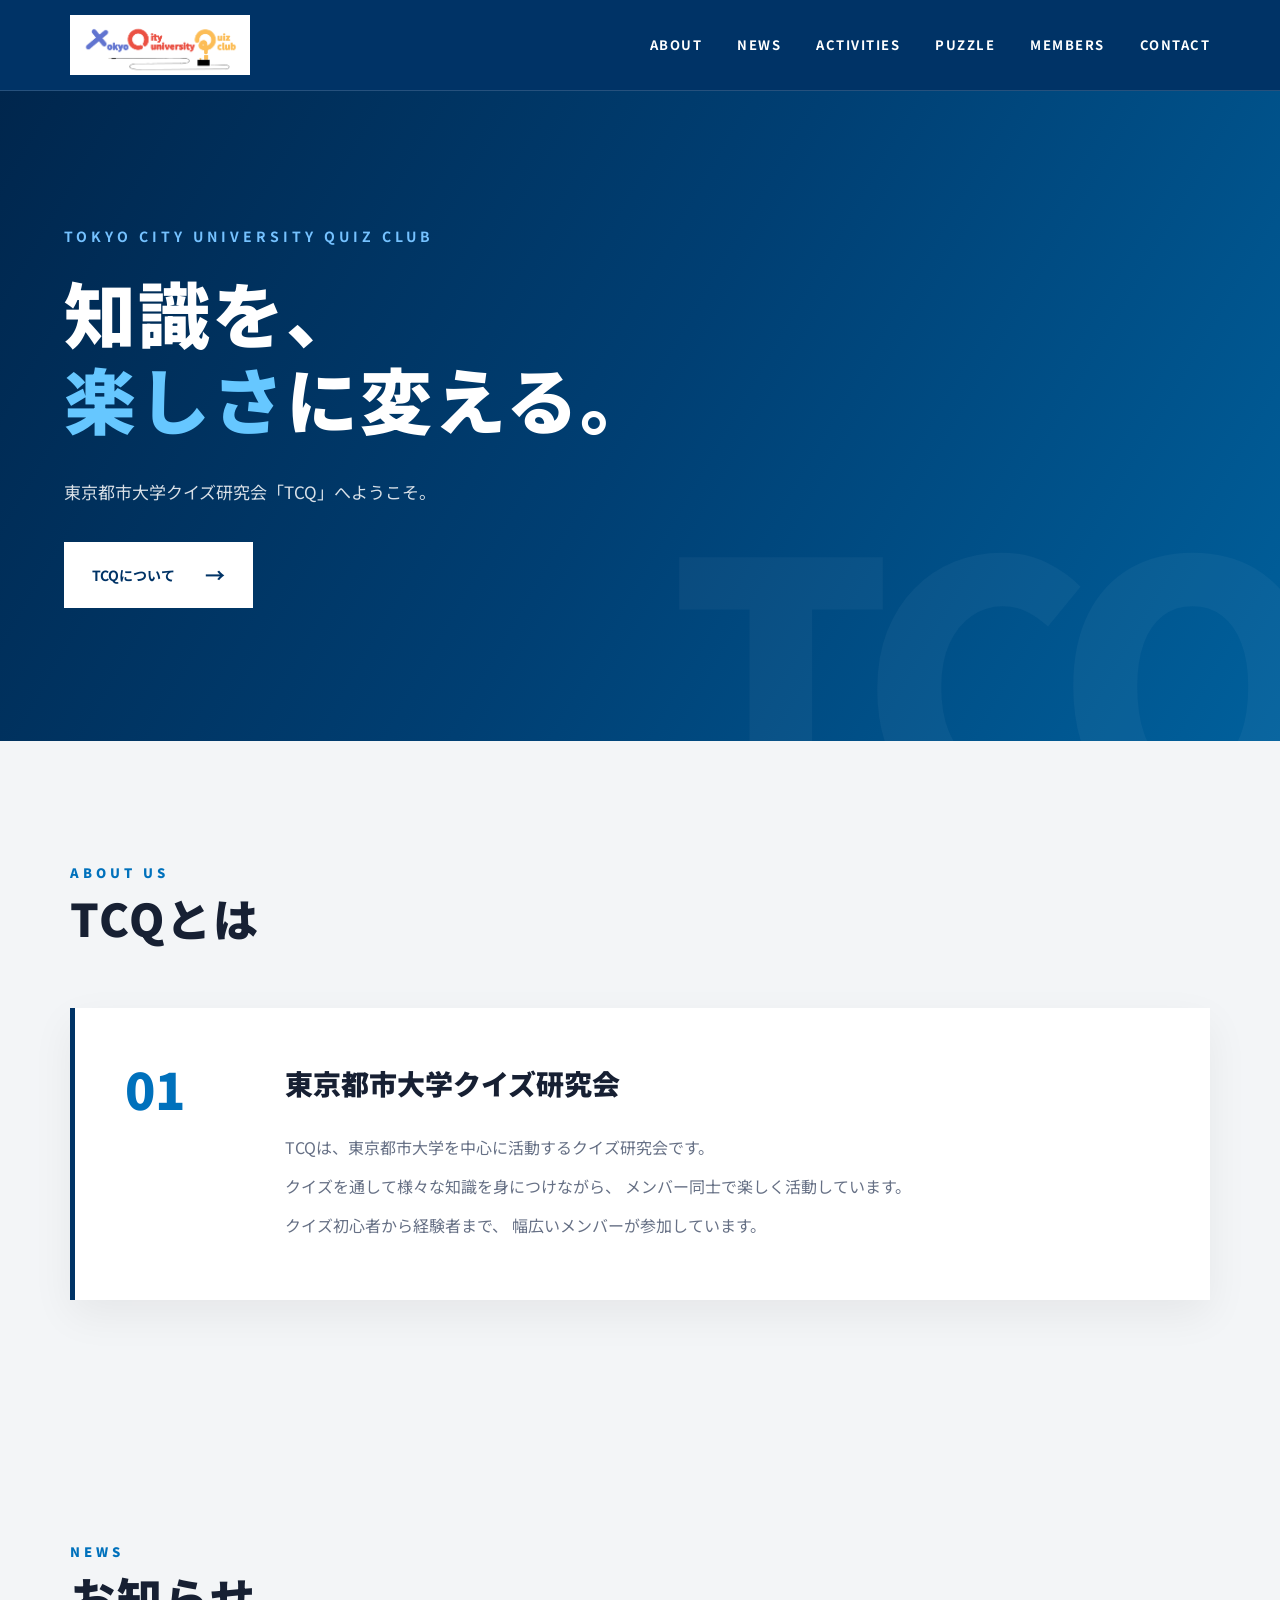
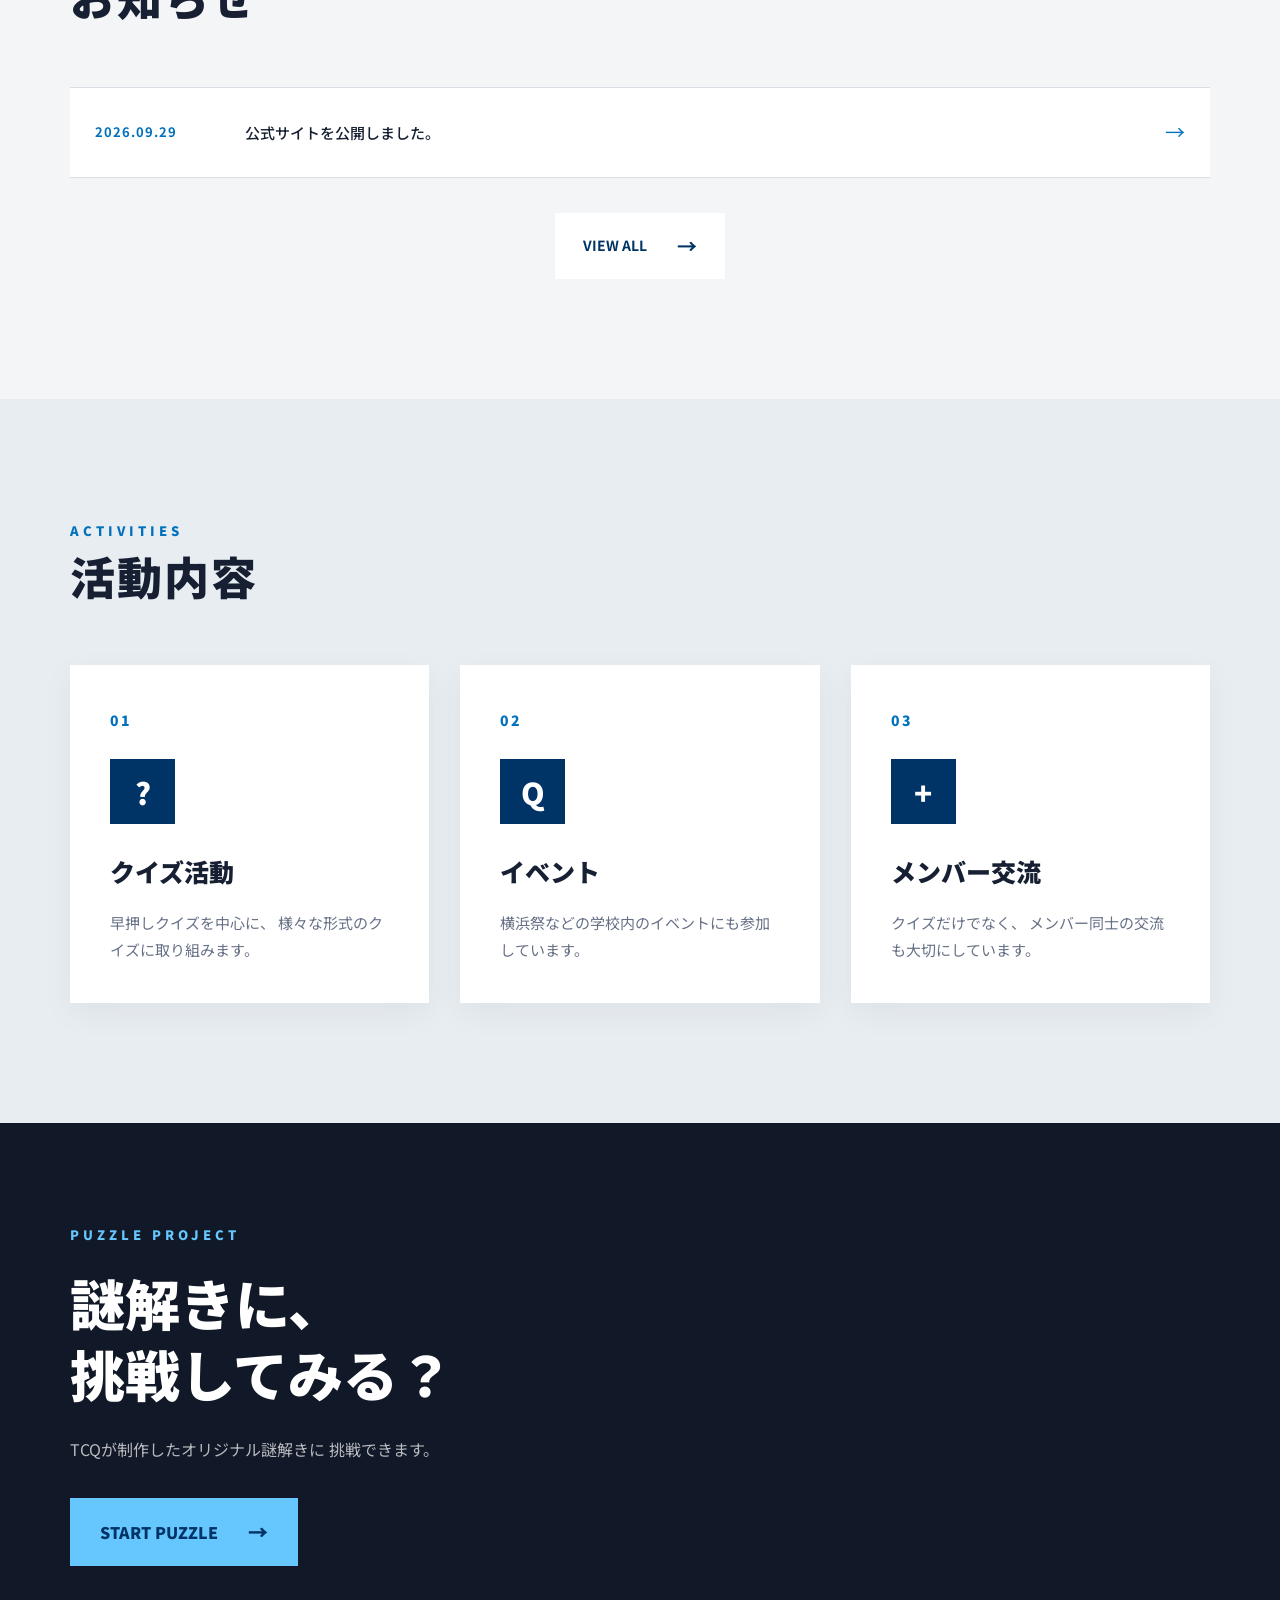
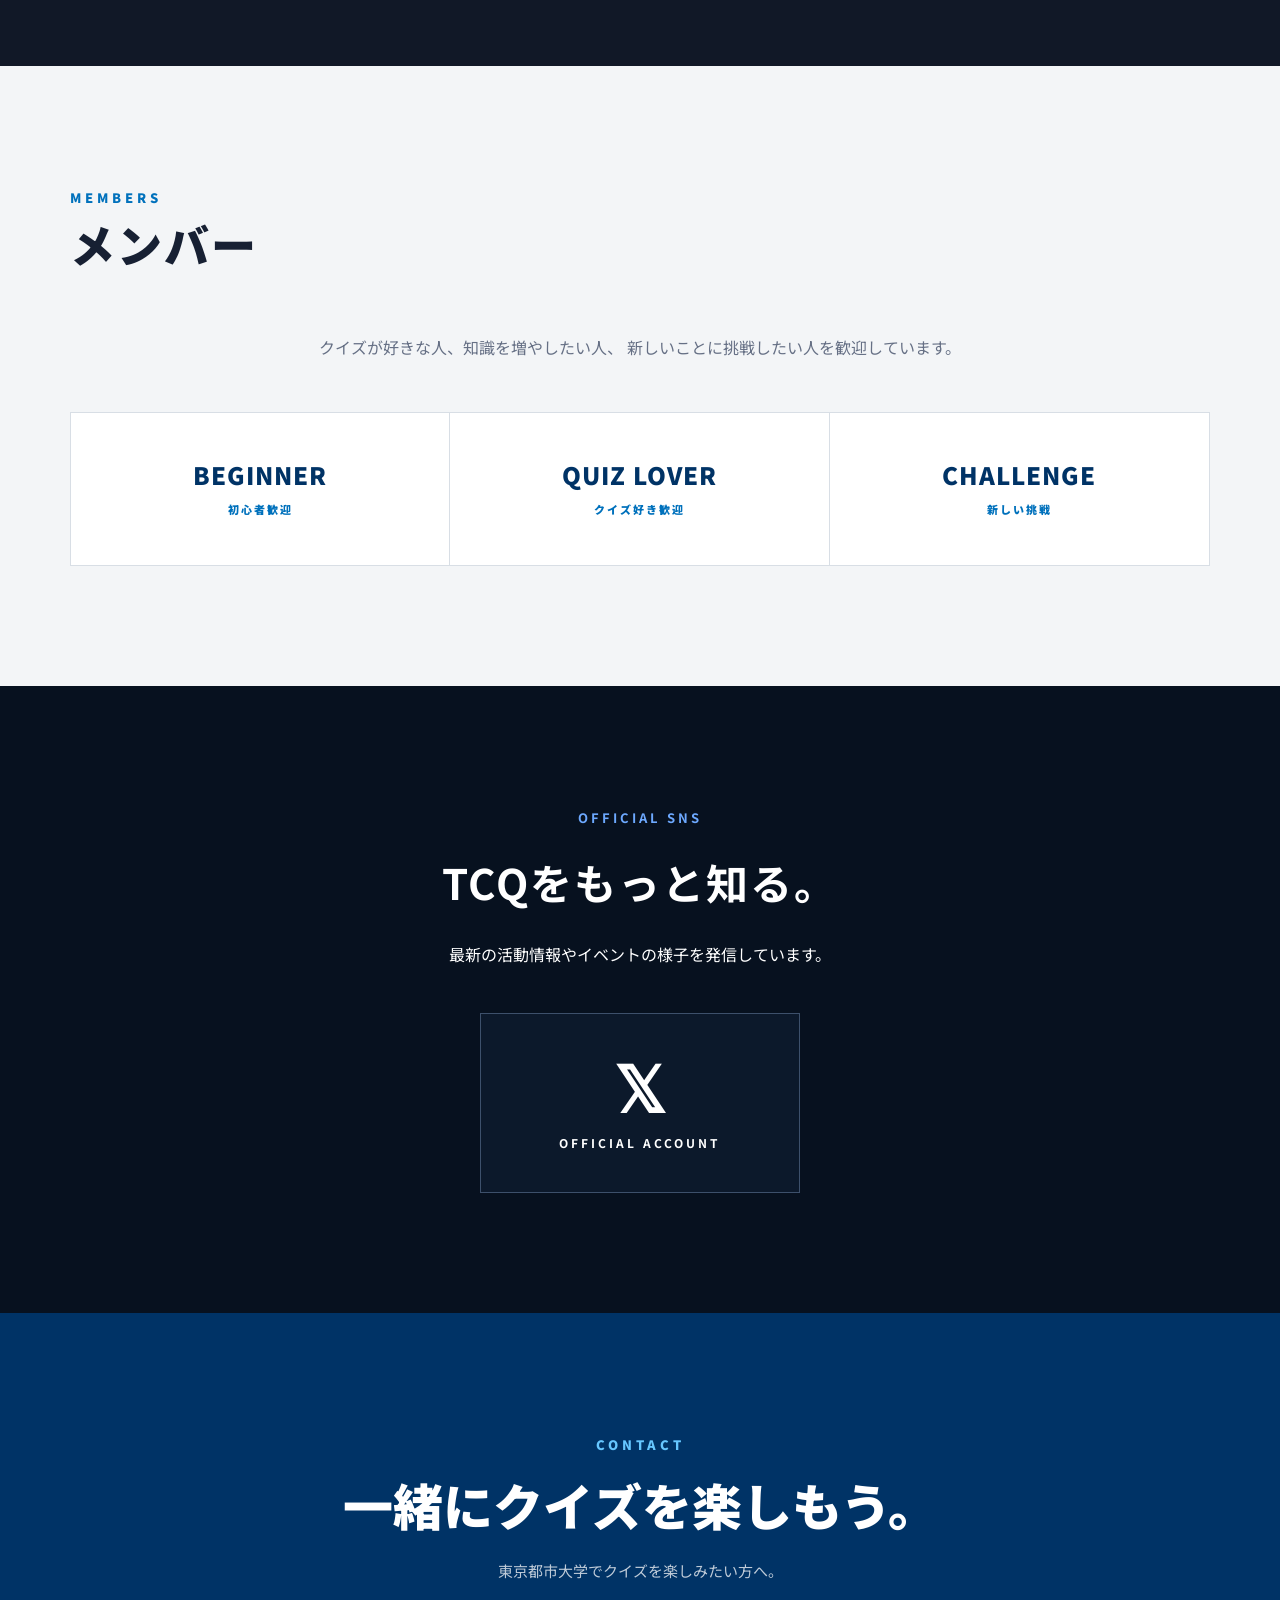
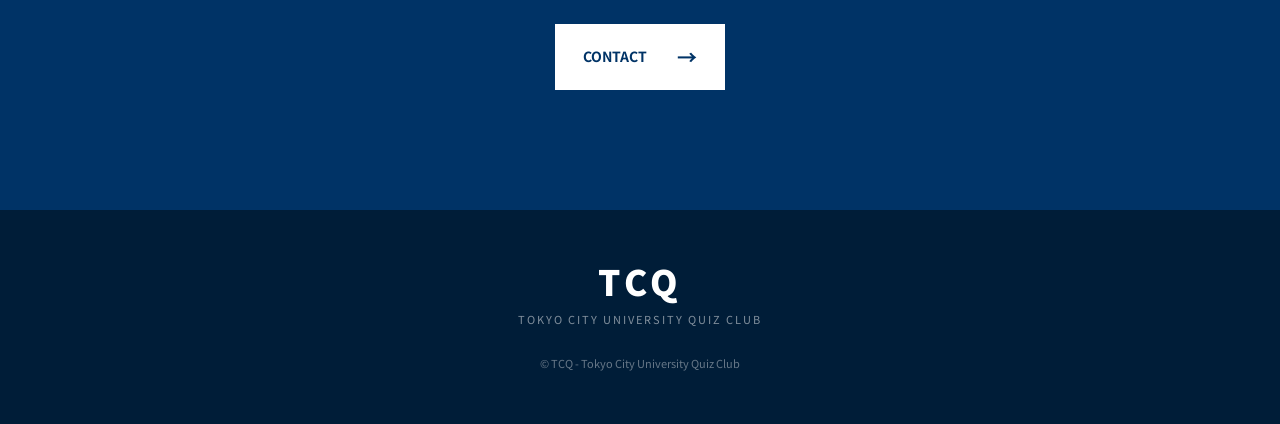
<file: index.html>
<!doctype html>
<html lang="ja">

<head>

    <!-- =========================
         Bing Webmaster Tools
    ========================== -->

    <meta name="msvalidate.01"
          content="EE991D81EF5B2C60328ECE848C160EC1" />

    <meta name="google-site-verification"
          content="-LoxRQvf8etlhpDpZlaZGcs9e6H3nnILyhbymsWes2Y" />


    <!-- =========================
         BASIC SETTINGS
    ========================== -->

    <meta charset="utf-8">

    <meta name="viewport"
          content="width=device-width, initial-scale=1.0">


    <!-- =========================
         SEO
    ========================== -->

    <title>TCQ｜東京都市大学クイズ研究会</title>

    <meta name="description"
          content="TCQ（東京都市大学クイズ研究会）の公式サイトです。クイズ活動、イベント、メンバー、オリジナル謎解きなどの活動情報を紹介しています。">

    <meta name="keywords"
          content="TCQ, 東京都市大学, 東京都市大学クイズ研究会, クイズ研究会, クイズサークル, 謎解き">

    <meta name="author"
          content="東京都市大学クイズ研究会 TCQ">

    <meta name="robots"
          content="index, follow">


    <!-- =========================
         GOOGLE FONTS
    ========================== -->

    <link rel="preconnect"
          href="https://fonts.googleapis.com">

    <link rel="preconnect"
          href="https://fonts.gstatic.com"
          crossorigin>

    <link href="https://fonts.googleapis.com/css2?family=Noto+Sans+JP:wght@400;500;700;900&display=swap"
          rel="stylesheet">


    <!-- =========================
         CSS
    ========================== -->

    <link rel="stylesheet"
          href="style.css">

</head>


<body>


    <!-- =========================
         HEADER
    ========================== -->

    <header class="header">

        <div class="header-inner">


            <!-- LOGO -->

            <a href="index.html"
               class="logo">

                <img src="tcuquiz.png"
                     alt="東京都市大学クイズ研究会">

            </a>


            <!-- NAVIGATION -->

            <nav class="nav">

                <a href="#about">
                    ABOUT
                </a>

                <a href="#news">
                    NEWS
                </a>

                <a href="#activities">
                    ACTIVITIES
                </a>

                <a href="#puzzle">
                    PUZZLE
                </a>

                <a href="#members">
                    MEMBERS
                </a>

                <a href="#contact">
                    CONTACT
                </a>

            </nav>

        </div>

    </header>


    <!-- =========================
         MAIN
    ========================== -->

    <main>


        <!-- =========================
             HERO
        ========================== -->

        <section class="hero">

            <div class="hero-content">

                <p class="hero-subtitle">
                    TOKYO CITY UNIVERSITY QUIZ CLUB
                </p>

                <h1>
                    知識を、<br>
                    <span>楽しさ</span>に変える。
                </h1>

                <p class="hero-text">
                    東京都市大学クイズ研究会「TCQ」へようこそ。
                </p>

                <a href="#about"
                   class="hero-button">

                    TCQについて

                    <span>
                        →
                    </span>

                </a>

            </div>


            <div class="hero-bg-text">
                TCQ
            </div>

        </section>


        <!-- =========================
             ABOUT
        ========================== -->

        <section id="about"
                 class="section">

            <div class="section-title">

                <p>
                    ABOUT US
                </p>

                <h2>
                    TCQとは
                </h2>

            </div>


            <div class="about-content">

                <div class="about-number">
                    01
                </div>

                <div class="about-text">

                    <h3>
                        東京都市大学クイズ研究会
                    </h3>

                    <p>
                        TCQは、東京都市大学を中心に活動するクイズ研究会です。
                    </p>

                    <p>
                        クイズを通して様々な知識を身につけながら、
                        メンバー同士で楽しく活動しています。
                    </p>

                    <p>
                        クイズ初心者から経験者まで、
                        幅広いメンバーが参加しています。
                    </p>

                </div>

            </div>

        </section>


        <!-- =========================
             NEWS
        ========================== -->

        <section id="news"
                 class="section news-section">

            <div class="section-title">

                <p>
                    NEWS
                </p>

                <h2>
                    お知らせ
                </h2>

            </div>


            <div class="news-list">

                <a href="news001.html"
                   class="news-item">

                    <span class="news-date">
                        2026.09.29
                    </span>

                    <span class="news-title">
                        公式サイトを公開しました。
                    </span>

                    <span class="news-arrow">
                        →
                    </span>

                </a>

            </div>


            <div style="text-align:center; margin-top:35px;">

                <a href="news.html"
                   class="contact-button">

                    VIEW ALL

                    <span>
                        →
                    </span>

                </a>

            </div>

        </section>


        <!-- =========================
             ACTIVITIES
        ========================== -->

        <section id="activities"
                 class="section activities">

            <div class="section-title">

                <p>
                    ACTIVITIES
                </p>

                <h2>
                    活動内容
                </h2>

            </div>


            <div class="cards">


                <article class="card">

                    <span class="card-number">
                        01
                    </span>

                    <div class="card-icon">
                        ?
                    </div>

                    <h3>
                        クイズ活動
                    </h3>

                    <p>
                        早押しクイズを中心に、
                        様々な形式のクイズに取り組みます。
                    </p>

                </article>


                <article class="card">

                    <span class="card-number">
                        02
                    </span>

                    <div class="card-icon">
                        Q
                    </div>

                    <h3>
                        イベント
                    </h3>

                    <p>
                        横浜祭などの学校内のイベントにも参加しています。
                    </p>

                </article>


                <article class="card">

                    <span class="card-number">
                        03
                    </span>

                    <div class="card-icon">
                        +
                    </div>

                    <h3>
                        メンバー交流
                    </h3>

                    <p>
                        クイズだけでなく、
                        メンバー同士の交流も大切にしています。
                    </p>

                </article>


            </div>

        </section>


        <!-- =========================
             PUZZLE PROJECT
        ========================== -->

        <section id="puzzle"
                 class="puzzle-banner">

            <div class="puzzle-content">

                <p>
                    PUZZLE PROJECT
                </p>

                <h2>
                    謎解きに、<br>
                    挑戦してみる？
                </h2>

                <p class="puzzle-description">
                    TCQが制作したオリジナル謎解きに
                    挑戦できます。
                </p>

                <a href="entrance.html"
                   class="puzzle-button">

                    START PUZZLE

                    <span>
                        →
                    </span>

                </a>

            </div>

        </section>


        <!-- =========================
             MEMBERS
        ========================== -->

        <section id="members"
                 class="section members">

            <div class="section-title">

                <p>
                    MEMBERS
                </p>

                <h2>
                    メンバー
                </h2>

            </div>


            <p class="center-text">
                クイズが好きな人、知識を増やしたい人、
                新しいことに挑戦したい人を歓迎しています。
            </p>


            <div class="member-box">

                <div class="member-item">

                    <strong>
                        BEGINNER
                    </strong>

                    <span>
                        初心者歓迎
                    </span>

                </div>


                <div class="member-item">

                    <strong>
                        QUIZ LOVER
                    </strong>

                    <span>
                        クイズ好き歓迎
                    </span>

                </div>


                <div class="member-item">

                    <strong>
                        CHALLENGE
                    </strong>

                    <span>
                        新しい挑戦
                    </span>

                </div>

            </div>

        </section>


        <!-- =========================
             OFFICIAL SNS
        ========================== -->

        <section class="sns-section">

            <div class="section-inner">

                <p class="section-label">
                    OFFICIAL SNS
                </p>

                <h2>
                    TCQをもっと知る。
                </h2>

                <p class="sns-description">
                    最新の活動情報やイベントの様子を発信しています。
                </p>


                <div class="sns-buttons">

                    <a href="https://x.com/TCU_QR"
                       target="_blank"
                       rel="noopener noreferrer"
                       class="sns-button">

                        <span class="sns-name">
                            𝕏
                        </span>

                        <span class="sns-sub">
                            OFFICIAL ACCOUNT
                        </span>

                    </a>

                </div>

            </div>

        </section>


        <!-- =========================
             CONTACT
        ========================== -->

        <section id="contact"
                 class="contact">

            <p>
                CONTACT
            </p>

            <h2>
                一緒にクイズを楽しもう。
            </h2>

            <p class="contact-text">
                東京都市大学でクイズを楽しみたい方へ。
            </p>

            <a href="contact.html"
               class="contact-button">

                CONTACT

                <span>
                    →
                </span>

            </a>

        </section>


    </main>


    <!-- =========================
         FOOTER
    ========================== -->

    <footer class="footer">

        <div class="footer-logo">
            TCQ
        </div>

        <div class="footer-info">
            TOKYO CITY UNIVERSITY QUIZ CLUB
        </div>

        <p>
            © TCQ - Tokyo City University Quiz Club
        </p>

    </footer>


</body>

</html>
</file>
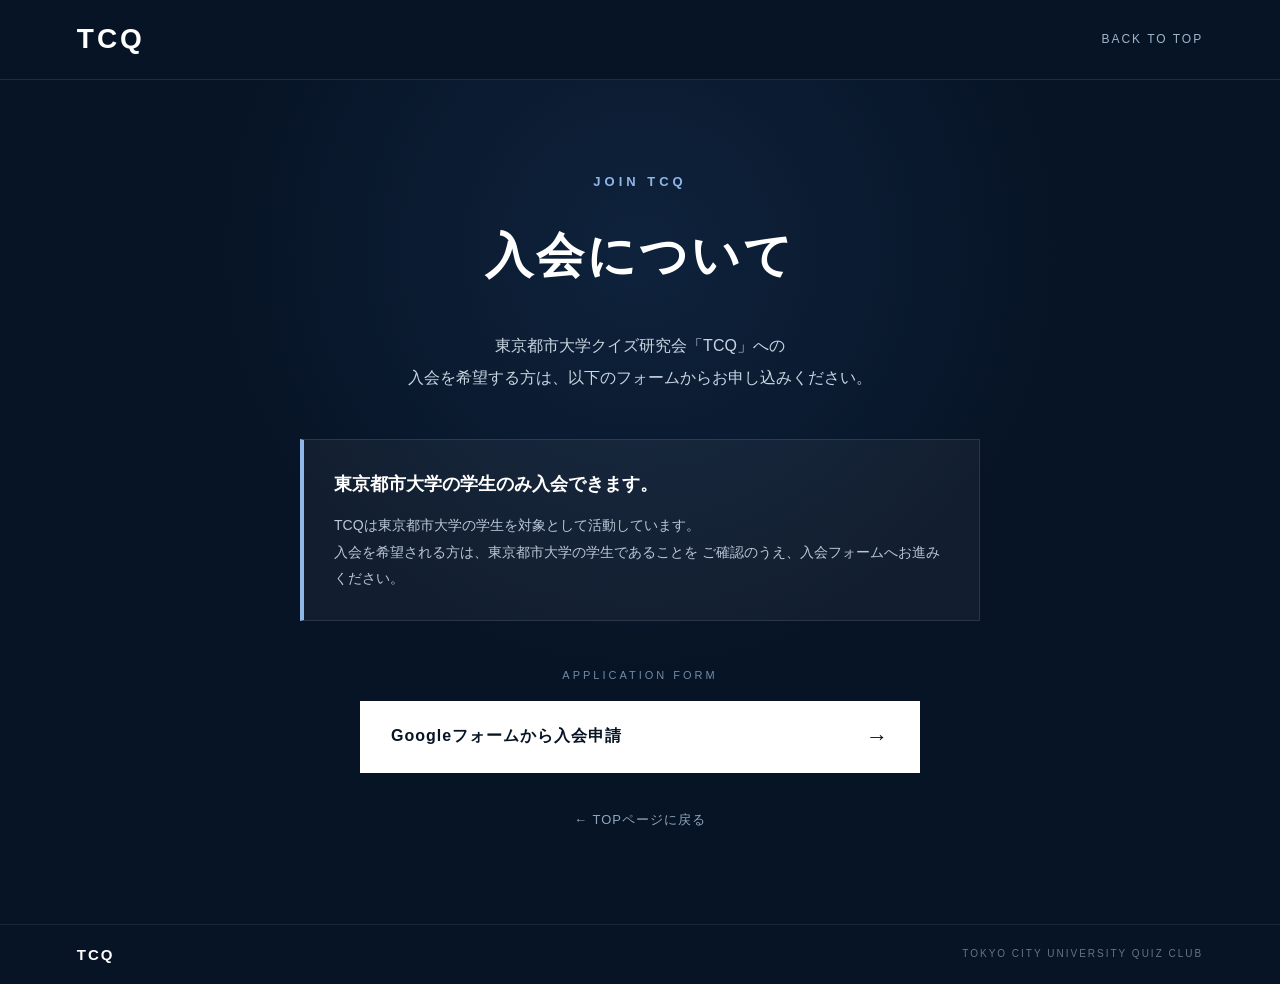
<file: contact.html>
<!doctype html>
<html lang="ja">

<head>
<meta charset="utf-8">
<meta name="viewport" content="width=device-width, initial-scale=1">

<title>CONTACT | 東京都市大学クイズ研究会 TCQ</title>

<link rel="stylesheet" href="style.css">
<link rel="stylesheet" href="contact.css">

</head>

<body>

<header class="contact-header">

    <a href="index.html" class="contact-logo">
        TCQ
    </a>

    <a href="index.html" class="contact-home">
        BACK TO TOP
    </a>

</header>


<main class="contact-page">

    <div class="contact-box">

        <p class="contact-label">JOIN TCQ</p>

        <h1>入会について</h1>

        <p class="contact-lead">
            東京都市大学クイズ研究会「TCQ」への<br>
            入会を希望する方は、以下のフォームからお申し込みください。
        </p>


        <div class="student-only">

            <p class="student-title">
                東京都市大学の学生のみ入会できます。
            </p>

            <p>
                TCQは東京都市大学の学生を対象として活動しています。<br>
                入会を希望される方は、東京都市大学の学生であることを
                ご確認のうえ、入会フォームへお進みください。
            </p>

        </div>


        <div class="form-area">

            <p class="form-label">
                APPLICATION FORM
            </p>

            <!-- GoogleフォームのURLをここに入れてください -->

            <a href="https://docs.google.com/forms/d/e/1FAIpQLSfufeAuymaXpD2MWXgcjWUTmEaflIO4sO3zbTLm5gGnKtn-UA/viewform?usp=publish-editor"
               target="_blank"
               rel="noopener noreferrer"
               class="form-button">

                <span>Googleフォームから入会申請</span>

                <span class="arrow">→</span>

            </a>

        </div>


        <a href="index.html" class="back-button">
            ← TOPページに戻る
        </a>

    </div>

</main>


<footer class="contact-footer">

    <p>TCQ</p>
    <span>TOKYO CITY UNIVERSITY QUIZ CLUB</span>

</footer>

</body>

</html>
</file>
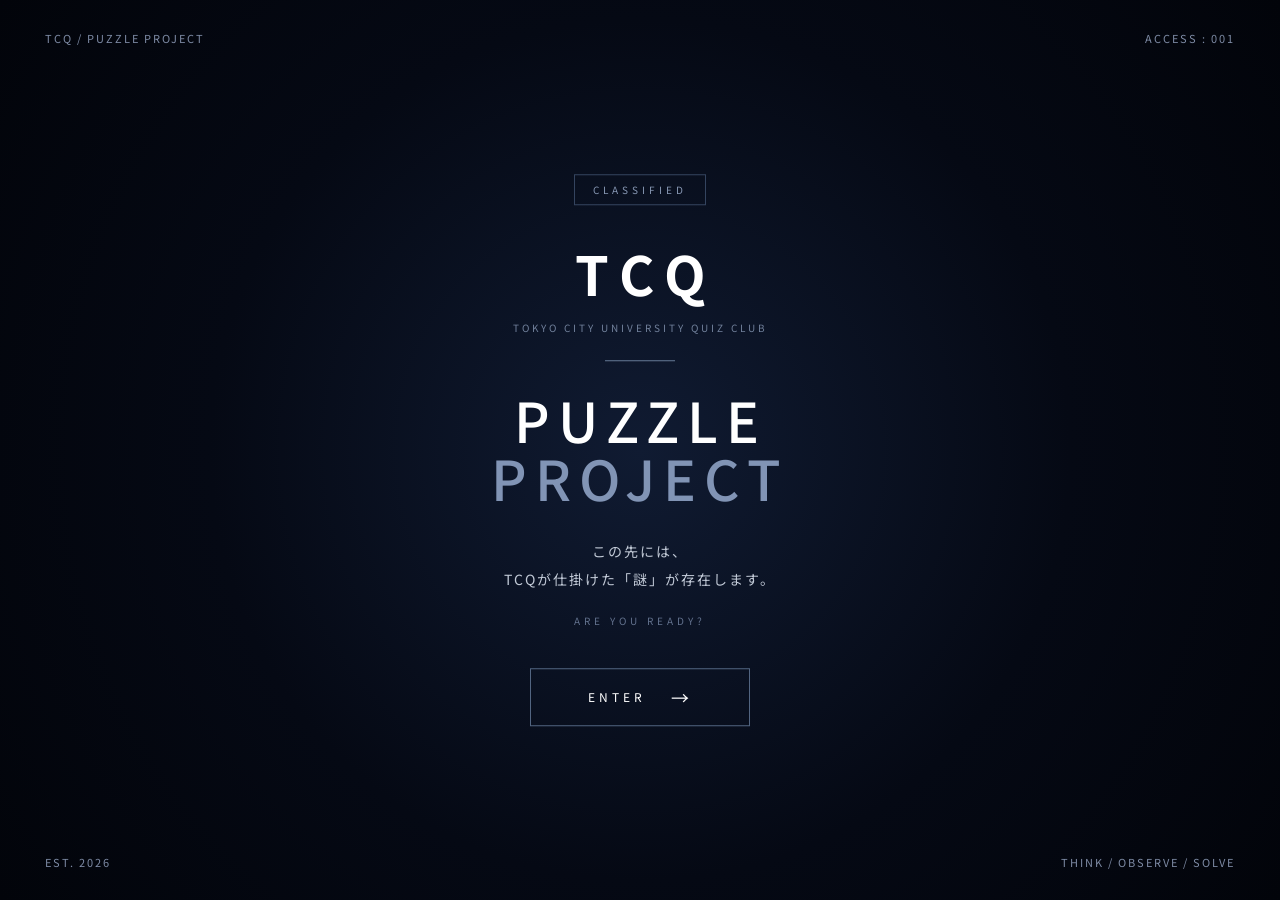
<file: entrance.html>
<!DOCTYPE html>
<html lang="ja">
<head>
    <meta charset="UTF-8">

    <meta name="viewport" content="width=device-width, initial-scale=1.0">

    <title>ACCESS | TCQ PUZZLE PROJECT</title>

    <link rel="preconnect" href="https://fonts.googleapis.com">
    <link rel="preconnect" href="https://fonts.gstatic.com" crossorigin>

    <link href="https://fonts.googleapis.com/css2?family=Noto+Sans+JP:wght@400;500;700&display=swap" rel="stylesheet">

    <link rel="stylesheet" href="entrance.css">
</head>

<body>

    <!-- 背景の装飾 -->
    <div class="background-lines"></div>

    <!-- メインコンテンツ -->
    <main class="entrance">

        <div class="top-info">
            <span>TCQ / PUZZLE PROJECT</span>
            <span>ACCESS : 001</span>
        </div>

        <div class="center-content">

            <div class="classified">
                CLASSIFIED
            </div>

            <div class="logo-mark">
                TCQ
            </div>

            <p class="subtitle">
                TOKYO CITY UNIVERSITY QUIZ CLUB
            </p>

            <div class="line"></div>

            <h1>
                PUZZLE<br>
                <span>PROJECT</span>
            </h1>

            <p class="message">
                この先には、<br>
                TCQが仕掛けた「謎」が存在します。
            </p>

            <p class="question">
                ARE YOU READY?
            </p>

            <button id="accessButton" class="access-button">
                <span>ENTER</span>
                <span class="arrow">→</span>
            </button>

        </div>

        <div class="bottom-info">
            <span>EST. 2026</span>
            <span>THINK / OBSERVE / SOLVE</span>
        </div>

    </main>


    <!-- 画面切り替え用 -->
    <div id="transition" class="transition">
        <div class="transition-text">
            ACCESS GRANTED
        </div>
    </div>


    <script>
        var accessButton = document.getElementById("accessButton");
        var transition = document.getElementById("transition");

        accessButton.addEventListener("click", function() {

            accessButton.classList.add("clicked");

            transition.classList.add("show");

            setTimeout(function() {
                window.location.href = "nazo.html";
            }, 1300);

        });
    </script>

</body>
</html>
</file>
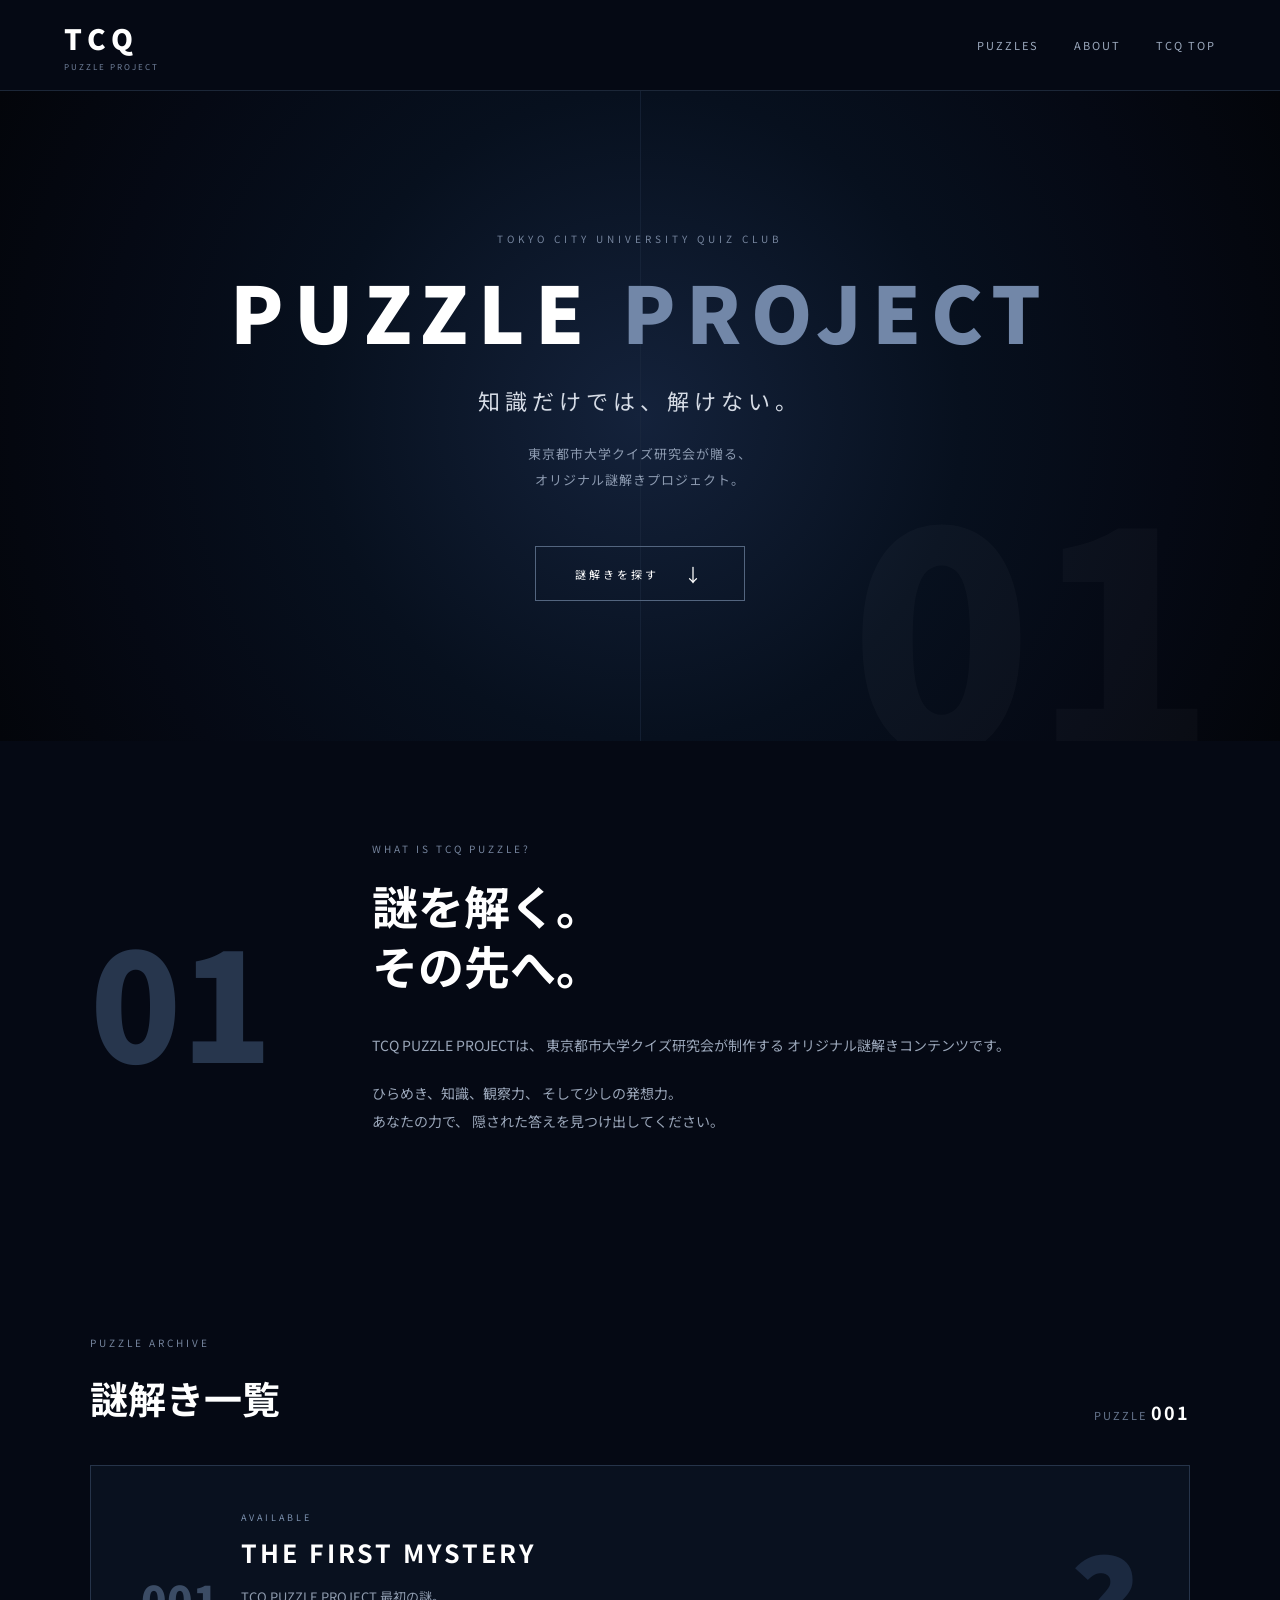
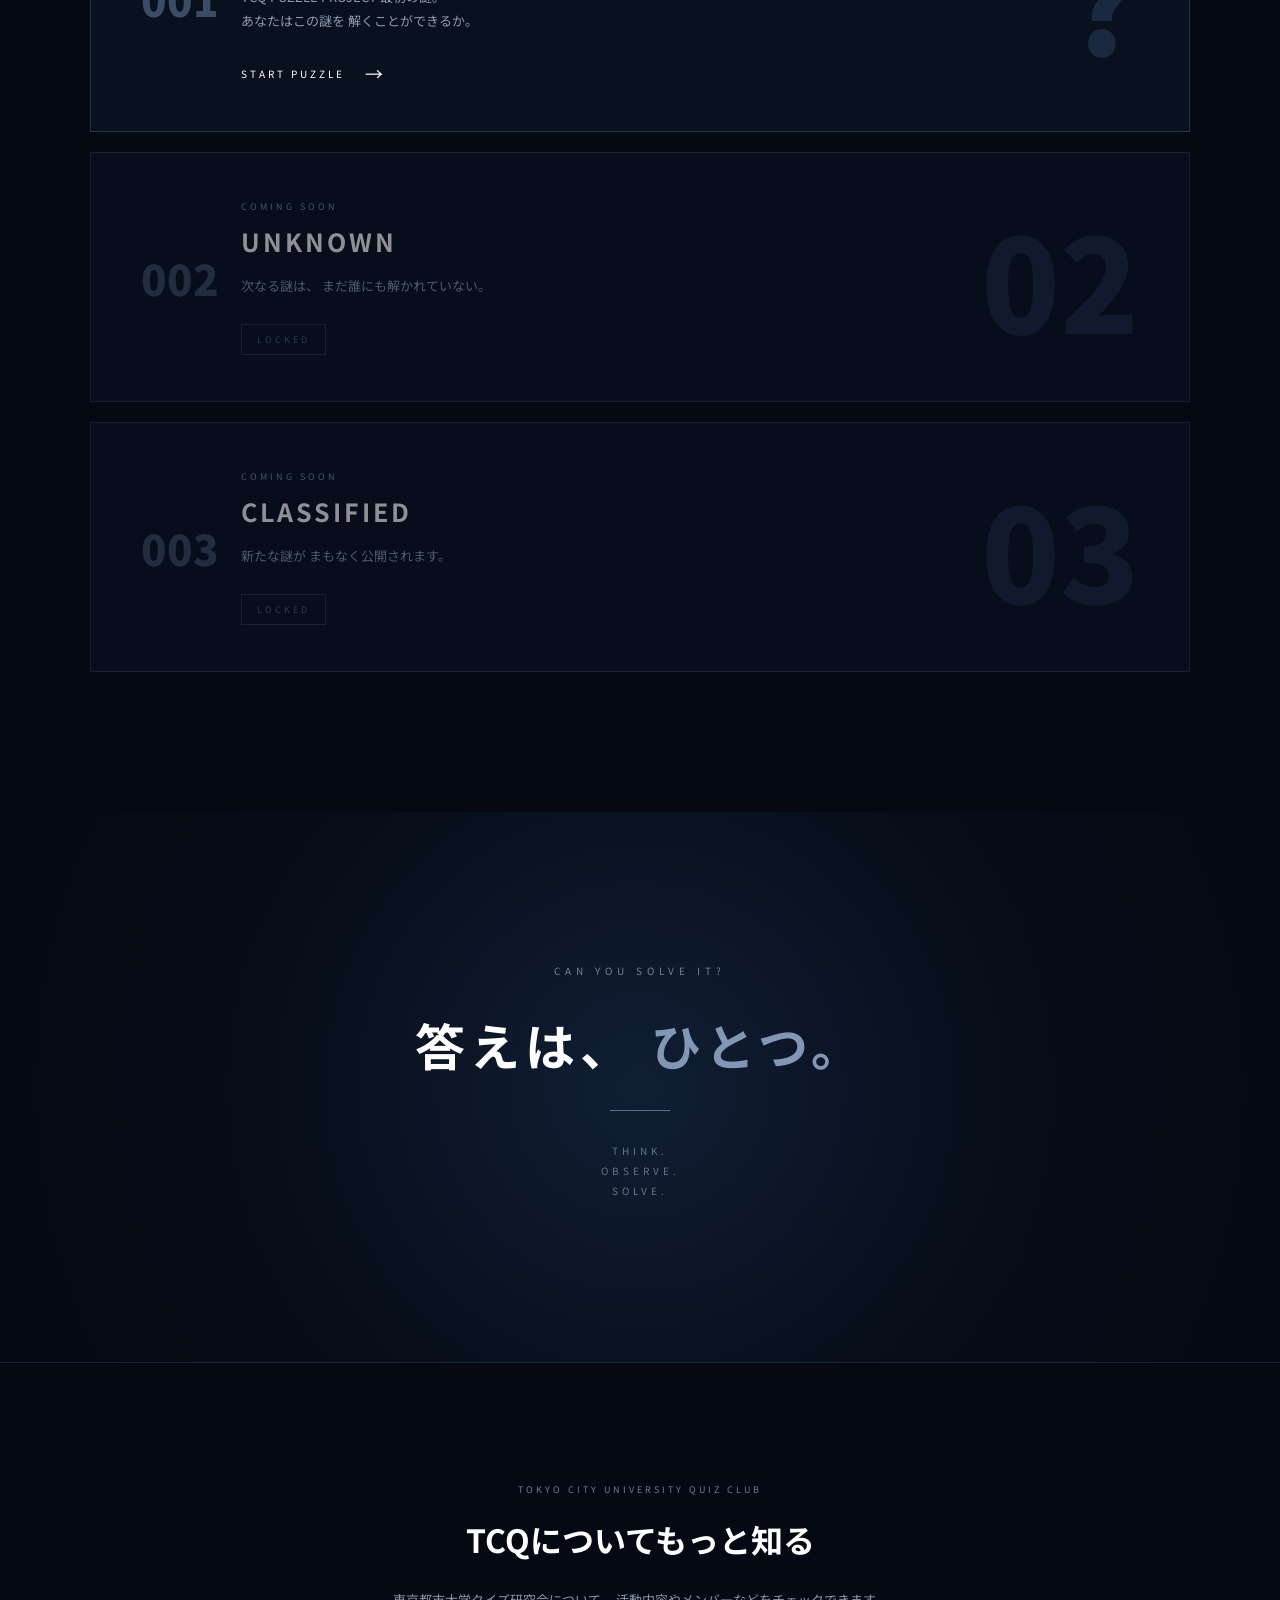
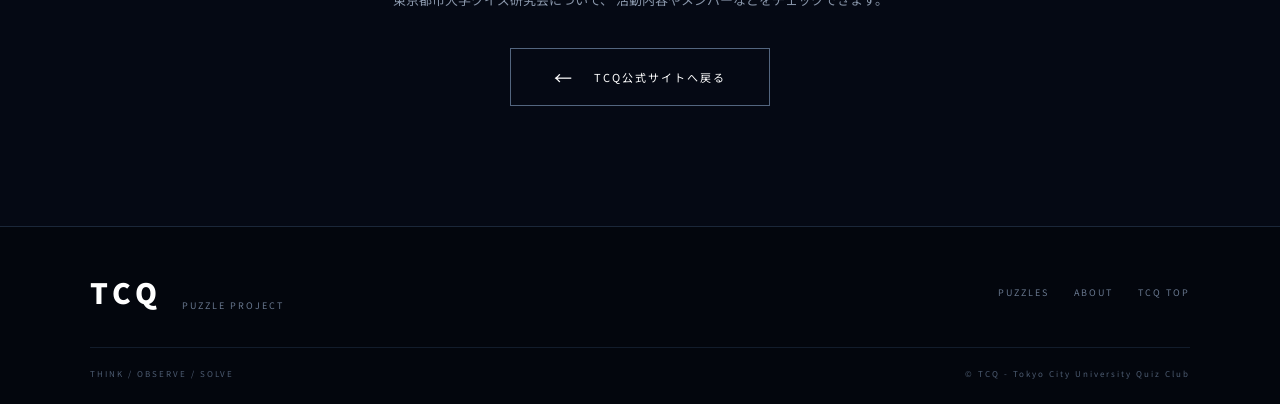
<file: nazo.html>
<!doctype html>
<html lang="ja">

<head>

    <meta charset="utf-8">

    <meta name="viewport"
          content="width=device-width, initial-scale=1.0">

    <title>PUZZLE PROJECT | TCQ</title>


    <!-- =========================
         GOOGLE FONTS
    ========================== -->

    <link rel="preconnect"
          href="https://fonts.googleapis.com">

    <link rel="preconnect"
          href="https://fonts.gstatic.com"
          crossorigin>

    <link href="https://fonts.googleapis.com/css2?family=Noto+Sans+JP:wght@400;500;700;900&display=swap"
          rel="stylesheet">


    <!-- =========================
         CSS
    ========================== -->

    <link rel="stylesheet"
          href="nazo.css">

</head>


<body>


    <!-- =========================
         HEADER
    ========================== -->

    <header class="nazo-header">

        <div class="nazo-header-inner">


            <!-- TCQ LOGO -->

            <a href="index.html"
               class="nazo-logo">

                <span class="logo-main">
                    TCQ
                </span>

                <span class="logo-sub">
                    PUZZLE PROJECT
                </span>

            </a>


            <!-- NAVIGATION -->

            <nav class="nazo-nav">

                <a href="#puzzles">
                    PUZZLES
                </a>

                <a href="#about-puzzle">
                    ABOUT
                </a>

                <a href="index.html">
                    TCQ TOP
                </a>

            </nav>


        </div>

    </header>



    <!-- =========================
         MAIN
    ========================== -->

    <main>


        <!-- =========================
             HERO
        ========================== -->

        <section class="puzzle-hero">


            <div class="hero-line">
            </div>


            <div class="hero-content">


                <p class="hero-label">
                    TOKYO CITY UNIVERSITY QUIZ CLUB
                </p>


                <h1>
                    PUZZLE
                    <span>PROJECT</span>
                </h1>


                <p class="hero-catch">
                    知識だけでは、解けない。
                </p>


                <p class="hero-description">

                    東京都市大学クイズ研究会が贈る、
                    <br>
                    オリジナル謎解きプロジェクト。

                </p>


                <a href="#puzzles"
                   class="hero-button">

                    謎解きを探す

                    <span>
                        ↓
                    </span>

                </a>


            </div>


            <div class="hero-bg-number">
                01
            </div>


        </section>



        <!-- =========================
             PUZZLE INTRO
        ========================== -->

        <section id="about-puzzle"
                 class="puzzle-intro">


            <div class="intro-number">
                01
            </div>


            <div class="intro-content">


                <p class="section-label">
                    WHAT IS TCQ PUZZLE?
                </p>


                <h2>
                    謎を解く。
                    <br>
                    その先へ。
                </h2>


                <p>

                    TCQ PUZZLE PROJECTは、
                    東京都市大学クイズ研究会が制作する
                    オリジナル謎解きコンテンツです。

                </p>


                <p>

                    ひらめき、知識、観察力、
                    そして少しの発想力。

                    <br>

                    あなたの力で、
                    隠された答えを見つけ出してください。

                </p>


            </div>


        </section>



        <!-- =========================
             PUZZLE LIST
        ========================== -->

        <section id="puzzles"
                 class="puzzle-list">


            <div class="section-heading">


                <div>

                    <p class="section-label">
                        PUZZLE ARCHIVE
                    </p>


                    <h2>
                        謎解き一覧
                    </h2>

                </div>


                <p class="section-count">

                    PUZZLE

                    <strong>
                        001
                    </strong>

                </p>


            </div>



            <!-- =========================
                 PUZZLE 001
            ========================== -->

            <article class="puzzle-card active">


                <div class="puzzle-card-number">
                    001
                </div>


                <div class="puzzle-card-content">


                    <p class="puzzle-status">
                        AVAILABLE
                    </p>


                    <h3>
                        THE FIRST MYSTERY
                    </h3>


                    <p>

                        TCQ PUZZLE PROJECT
                        最初の謎。

                        <br>

                        あなたはこの謎を
                        解くことができるか。

                    </p>


                    <a href="nazo001.html"
                       class="puzzle-start">

                        START PUZZLE

                        <span>
                            →
                        </span>

                    </a>


                </div>


                <div class="puzzle-card-mark">
                    ?
                </div>


            </article>



            <!-- =========================
                 PUZZLE 002
            ========================== -->

            <article class="puzzle-card coming-soon">


                <div class="puzzle-card-number">
                    002
                </div>


                <div class="puzzle-card-content">


                    <p class="puzzle-status">
                        COMING SOON
                    </p>


                    <h3>
                        UNKNOWN
                    </h3>


                    <p>

                        次なる謎は、
                        まだ誰にも解かれていない。

                    </p>


                    <span class="puzzle-disabled">
                        LOCKED
                    </span>


                </div>


                <div class="puzzle-card-mark">
                    02
                </div>


            </article>



            <!-- =========================
                 PUZZLE 003
            ========================== -->

            <article class="puzzle-card coming-soon">


                <div class="puzzle-card-number">
                    003
                </div>


                <div class="puzzle-card-content">


                    <p class="puzzle-status">
                        COMING SOON
                    </p>


                    <h3>
                        CLASSIFIED
                    </h3>


                    <p>

                        新たな謎が
                        まもなく公開されます。

                    </p>


                    <span class="puzzle-disabled">
                        LOCKED
                    </span>


                </div>


                <div class="puzzle-card-mark">
                    03
                </div>


            </article>


        </section>



        <!-- =========================
             MESSAGE
        ========================== -->

        <section class="puzzle-message">


            <div class="message-inner">


                <p>
                    CAN YOU SOLVE IT?
                </p>


                <h2>

                    答えは、
                    <span>
                        ひとつ。
                    </span>

                </h2>


                <div class="message-line">
                </div>


                <p class="message-small">

                    THINK.
                    <br>
                    OBSERVE.
                    <br>
                    SOLVE.

                </p>


            </div>


        </section>



        <!-- =========================
             BACK TO TCQ
        ========================== -->

        <section class="back-section">


            <p class="back-label">
                TOKYO CITY UNIVERSITY QUIZ CLUB
            </p>


            <h2>
                TCQについてもっと知る
            </h2>


            <p class="back-description">

                東京都市大学クイズ研究会について、
                活動内容やメンバーなどをチェックできます。

            </p>


            <a href="index.html"
               class="back-button">

                <span>
                    ←
                </span>

                TCQ公式サイトへ戻る

            </a>


        </section>


    </main>



    <!-- =========================
         FOOTER
    ========================== -->

    <footer class="nazo-footer">


        <div class="footer-inner">


            <div class="footer-brand">

                <a href="index.html"
                   class="footer-logo">

                    TCQ

                </a>


                <p>
                    PUZZLE PROJECT
                </p>

            </div>


            <div class="footer-links">

                <a href="#puzzles">
                    PUZZLES
                </a>

                <a href="#about-puzzle">
                    ABOUT
                </a>

                <a href="index.html">
                    TCQ TOP
                </a>

            </div>


        </div>


        <div class="footer-bottom">


            <p>
                THINK / OBSERVE / SOLVE
            </p>


            <p class="copyright">
                © TCQ - Tokyo City University Quiz Club
            </p>


        </div>


    </footer>


</body>

</html>
</file>
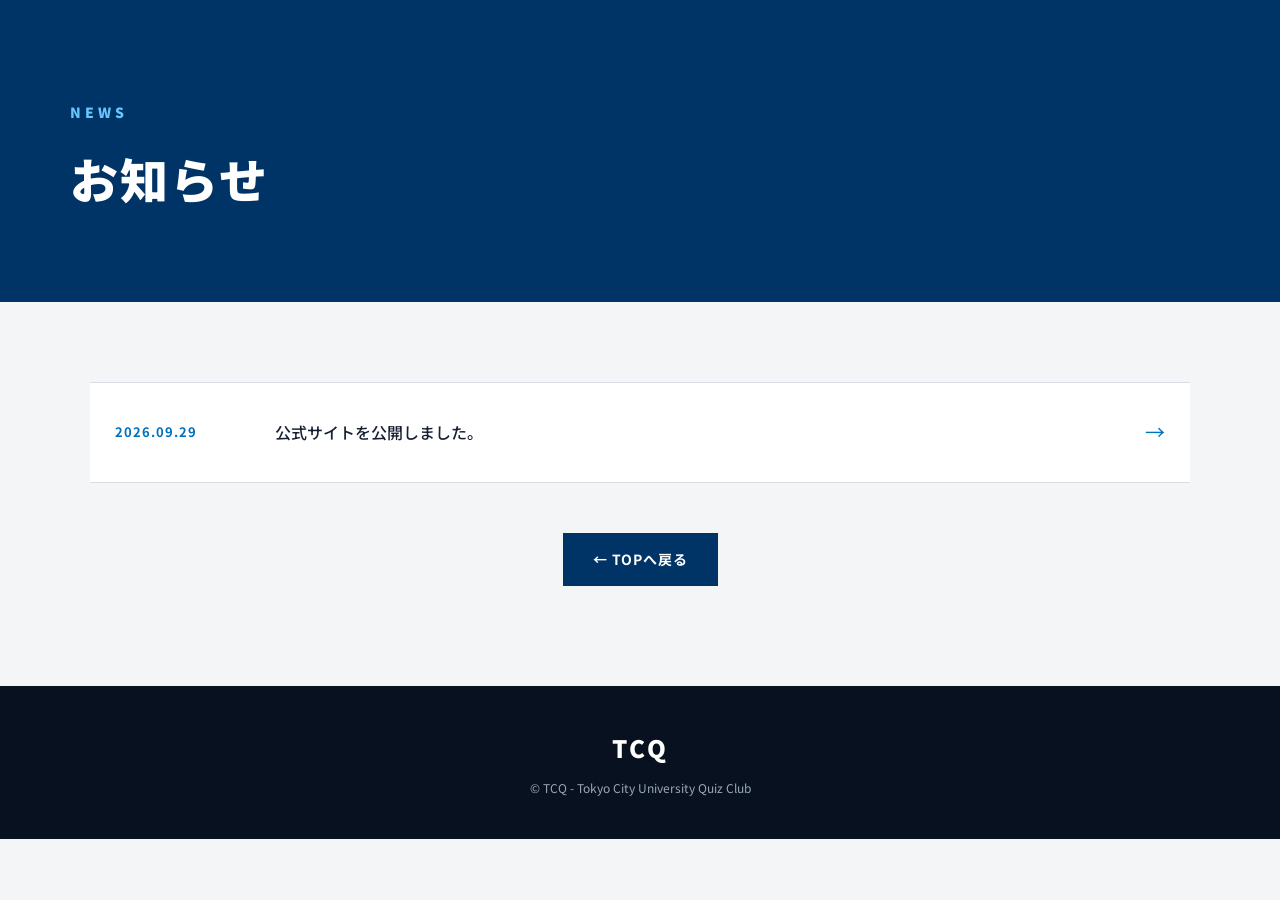
<file: news.html>
<!doctype html>
<html lang="ja">

<head>

    <meta charset="utf-8">

    <meta name="viewport"
          content="width=device-width, initial-scale=1.0">


    <title>NEWS｜TCQ</title>

    <meta name="description"
          content="東京都市大学クイズ研究会 TCQのお知らせ一覧です。">


    <!-- Google Fonts -->

    <link rel="preconnect"
          href="https://fonts.googleapis.com">

    <link rel="preconnect"
          href="https://fonts.gstatic.com"
          crossorigin>

    <link href="https://fonts.googleapis.com/css2?family=Noto+Sans+JP:wght@400;500;700;900&display=swap"
          rel="stylesheet">


    <!-- CSS -->

    <link rel="stylesheet"
          href="style.css">


    <!-- NEWS PAGE CSS -->

    <style>

        /* ==================================================
           NEWS PAGE
        ================================================== */

        .news-page {
            min-height: 100vh;
            background-color: #f3f5f7;
        }


        /* =========================
           HEADER
        ========================== */

        .news-page-header {
            background-color: #003366;
            color: #ffffff;
            padding: 100px 20px 80px;
        }


        .news-page-header-inner {
            width: 100%;
            max-width: 1140px;
            margin: 0 auto;
        }


        .news-page-label {
            margin: 0 0 10px;
            color: #66c7ff;
            font-size: 14px;
            font-weight: 900;
            letter-spacing: 4px;
        }


        .news-page-header h1 {
            margin: 0;
            font-size: 48px;
            font-weight: 900;
            letter-spacing: 2px;
        }


        /* =========================
           CONTENT
        ========================== */

        .news-page-content {
            width: 100%;
            max-width: 1140px;
            margin: 0 auto;
            padding: 80px 20px 100px;
        }


        .news-page-list {
            width: 100%;
            border-top: 1px solid #d8dee5;
        }


        .news-page-item {
            width: 100%;
            min-height: 100px;
            padding: 0 25px;

            display: flex;
            align-items: center;

            background-color: #ffffff;
            color: #172033;

            text-decoration: none;

            border-bottom: 1px solid #d8dee5;

            transition: 0.3s ease;
        }


        .news-page-item:hover {
            background-color: #eaf5fc;
        }


        .news-page-date {
            width: 160px;

            color: #0071bc;

            font-size: 13px;
            font-weight: 700;
            letter-spacing: 1px;
        }


        .news-page-title {
            flex: 1;

            color: #172033;

            font-size: 16px;
            font-weight: 500;
        }


        .news-page-arrow {
            width: 40px;

            color: #0071bc;

            font-size: 20px;

            text-align: right;

            transition: 0.3s ease;
        }


        .news-page-item:hover .news-page-arrow {
            transform: translateX(6px);
        }


        /* =========================
           BACK BUTTON
        ========================== */

        .news-page-back {
            margin-top: 50px;
            text-align: center;
        }


        .news-page-back a {
            display: inline-block;

            padding: 14px 30px;

            background-color: #003366;
            color: #ffffff;

            text-decoration: none;

            font-size: 14px;
            font-weight: 700;

            letter-spacing: 1px;

            transition: 0.3s ease;
        }


        .news-page-back a:hover {
            background-color: #0071bc;
        }


        /* =========================
           FOOTER
        ========================== */

        .news-page-footer {
            padding: 40px 20px;

            background-color: #07111f;
            color: #ffffff;

            text-align: center;
        }


        .news-page-footer strong {
            display: block;

            margin-bottom: 8px;

            font-size: 24px;
            font-weight: 900;
            letter-spacing: 3px;
        }


        .news-page-footer p {
            margin: 0;

            color: #9aa8b8;

            font-size: 12px;
        }


        /* =========================
           MOBILE
        ========================== */

        @media screen and (max-width: 768px) {

            .news-page-header {
                padding: 70px 20px 60px;
            }


            .news-page-header h1 {
                font-size: 36px;
            }


            .news-page-content {
                padding: 50px 15px 70px;
            }


            .news-page-item {
                min-height: 90px;
                padding: 18px 15px;
                flex-wrap: wrap;
            }


            .news-page-date {
                width: 100%;
                margin-bottom: 5px;
            }


            .news-page-title {
                width: calc(100% - 40px);
                flex: none;
                font-size: 14px;
            }


            .news-page-arrow {
                width: 40px;
            }

        }

    </style>

</head>


<body>


    <!-- =========================
         PAGE TRANSITION
    ========================== -->

    <div class="page-transition"
         aria-hidden="true">
    </div>



    <!-- =========================
         NEWS PAGE
    ========================== -->

    <div class="news-page">


        <!-- HEADER -->

        <header class="news-page-header">

            <div class="news-page-header-inner">

                <p class="news-page-label">
                    NEWS
                </p>

                <h1>
                    お知らせ
                </h1>

            </div>

        </header>



        <!-- CONTENT -->

        <main class="news-page-content">


            <div class="news-page-list">


                <!-- NEWS 001 -->

                <a href="news001.html"
                   class="news-page-item">

                    <span class="news-page-date">
                        2026.09.29
                    </span>

                    <span class="news-page-title">
                        公式サイトを公開しました。
                    </span>

                    <span class="news-page-arrow">
                        →
                    </span>

                </a>


            </div>



            <!-- BACK -->

            <div class="news-page-back">

                <a href="index.html">
                    ← TOPへ戻る
                </a>

            </div>


        </main>



        <!-- FOOTER -->

        <footer class="news-page-footer">

            <strong>
                TCQ
            </strong>

            <p>
                © TCQ - Tokyo City University Quiz Club
            </p>

        </footer>


    </div>



    <!-- =========================
         PAGE TRANSITION SCRIPT
    ========================== -->

    <script>

        document.addEventListener("DOMContentLoaded", function () {

            const transition =
                document.querySelector(".page-transition");


            if (transition) {

                /*
                 * ページが読み込まれたら
                 * 青い画面を右側へ抜いていく
                 */

                transition.classList.add("is-entering");

            }

        });

    </script>


</body>

</html>
</file>
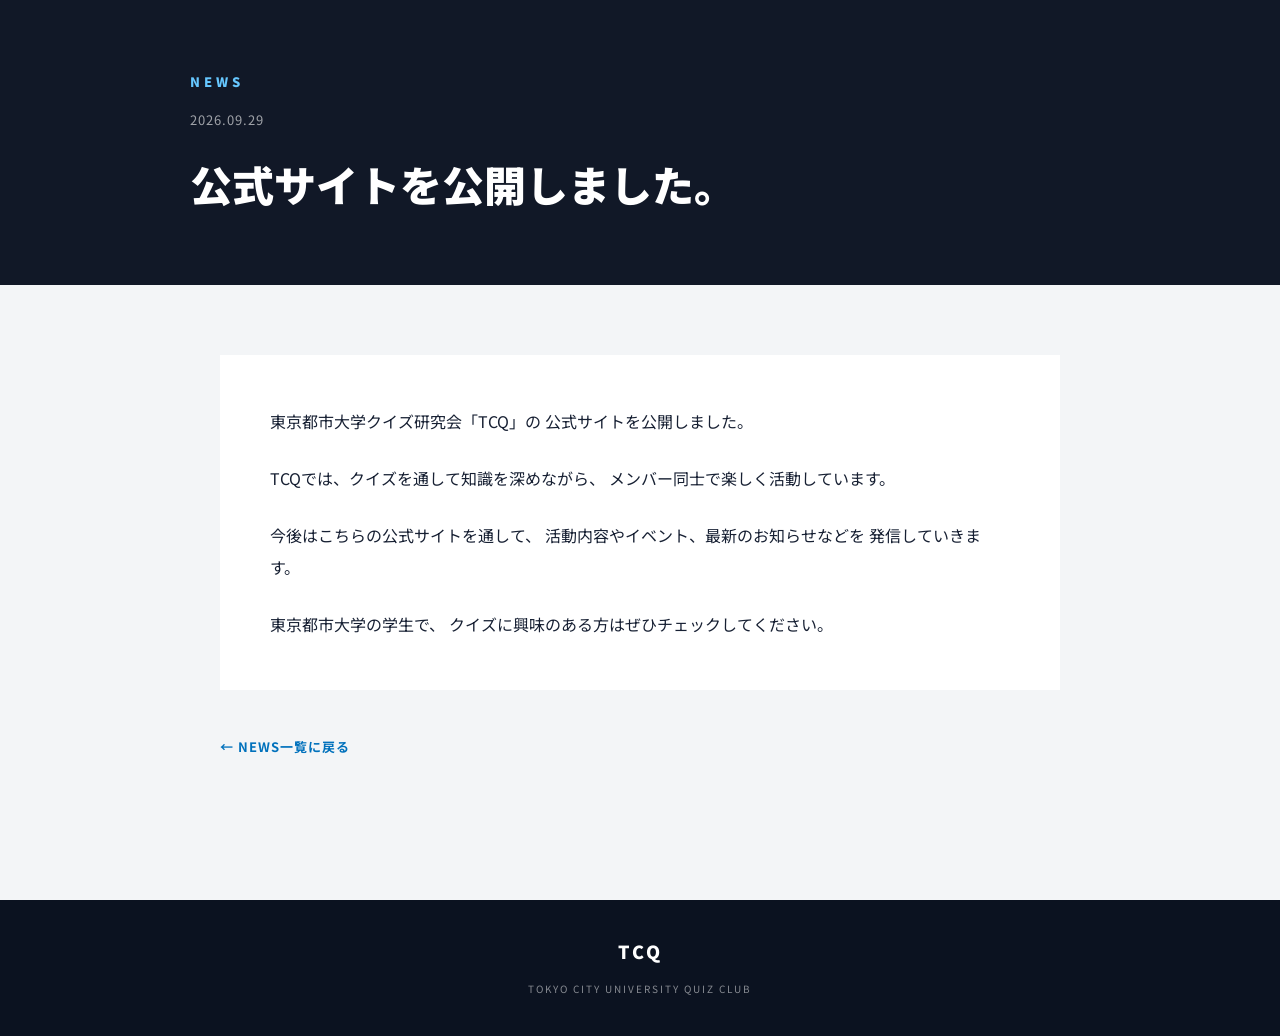
<file: news001.html>
<!doctype html>
<html lang="ja">

<head>

    <!-- =========================
         BASIC SETTINGS
    ========================== -->

    <meta charset="utf-8">

    <meta name="viewport"
          content="width=device-width, initial-scale=1.0">


    <!-- =========================
         SEO
    ========================== -->

    <title>公式サイトを公開しました。｜TCQ</title>

    <meta name="description"
          content="東京都市大学クイズ研究会 TCQの公式サイト公開のお知らせです。">

    <meta name="author"
          content="東京都市大学クイズ研究会 TCQ">

    <meta name="robots"
          content="index, follow">


    <!-- =========================
         Google Fonts
    ========================== -->

    <link rel="preconnect"
          href="https://fonts.googleapis.com">

    <link rel="preconnect"
          href="https://fonts.gstatic.com"
          crossorigin>

    <link href="https://fonts.googleapis.com/css2?family=Noto+Sans+JP:wght@400;500;700;900&display=swap"
          rel="stylesheet">


    <!-- =========================
         CSS
    ========================== -->

    <link rel="stylesheet"
          href="style.css">


    <!-- =========================
         NEWS DETAIL CSS
    ========================== -->

    <style>

        /* =================================
           NEWS DETAIL PAGE
        ================================= */

        .news-detail-page {
            min-height: 100vh;
            background-color: #f3f5f7;
        }


        /* =================================
           HEADER
        ================================= */

        .news-detail-header {
            padding: 70px 30px;

            background-color: #111827;

            color: white;
        }


        .news-detail-header-inner {
            width: 100%;
            max-width: 900px;

            margin: 0 auto;
        }


        .news-detail-label {
            margin: 0 0 15px;

            color: #66c7ff;

            font-size: 13px;
            font-weight: 900;

            letter-spacing: 4px;
        }


        .news-detail-date {
            margin: 0 0 20px;

            color: rgba(255,255,255,0.6);

            font-size: 13px;

            letter-spacing: 1px;
        }


        .news-detail-header h1 {
            margin: 0;

            font-size: 42px;

            line-height: 1.5;

            font-weight: 900;
        }


        /* =================================
           CONTENT
        ================================= */

        .news-detail-content {
            width: 100%;
            max-width: 900px;

            margin: 70px auto 0;

            padding: 0 30px 100px;

            box-sizing: border-box;
        }


        /* =================================
           ARTICLE
        ================================= */

        .news-detail-box {
            padding: 50px;

            background-color: #ffffff;

            box-sizing: border-box;
        }


        .news-detail-box p {
            margin: 0 0 25px;

            color: #172033;

            font-size: 16px;

            line-height: 2;
        }


        .news-detail-box p:last-child {
            margin-bottom: 0;
        }


        /* =================================
           BACK BUTTON
        ================================= */

        .news-detail-back {
            display: inline-block;

            margin-top: 45px;

            color: #0071bc;

            text-decoration: none;

            font-size: 13px;
            font-weight: 700;

            letter-spacing: 1px;
        }


        .news-detail-back:hover {
            text-decoration: underline;
        }


        /* =================================
           FOOTER
        ================================= */

        .news-detail-footer {
            padding: 35px 30px;

            background-color: #0b1220;

            color: white;

            text-align: center;
        }


        .news-detail-footer p {
            margin: 0 0 5px;

            font-size: 18px;

            font-weight: 900;

            letter-spacing: 3px;
        }


        .news-detail-footer span {
            color: rgba(255,255,255,0.5);

            font-size: 10px;

            letter-spacing: 2px;
        }


        /* =================================
           MOBILE
        ================================= */

        @media screen and (max-width: 600px) {


            .news-detail-header {
                padding: 55px 20px;
            }


            .news-detail-header h1 {
                font-size: 30px;
            }


            .news-detail-content {
                margin-top: 40px;

                padding: 0 15px 70px;
            }


            .news-detail-box {
                padding: 30px 25px;
            }


            .news-detail-box p {
                font-size: 14px;

                line-height: 1.9;
            }


        }

    </style>

</head>


<body>


    <!-- =========================
         NEWS DETAIL
    ========================== -->

    <main class="news-detail-page">


        <!-- =========================
             ARTICLE HEADER
        ========================== -->

        <header class="news-detail-header">

            <div class="news-detail-header-inner">


                <p class="news-detail-label">
                    NEWS
                </p>


                <p class="news-detail-date">
                    2026.09.29
                </p>


                <h1>
                    公式サイトを公開しました。
                </h1>


            </div>

        </header>



        <!-- =========================
             ARTICLE CONTENT
        ========================== -->

        <div class="news-detail-content">


            <article class="news-detail-box">


                <p>
                    東京都市大学クイズ研究会「TCQ」の
                    公式サイトを公開しました。
                </p>


                <p>
                    TCQでは、クイズを通して知識を深めながら、
                    メンバー同士で楽しく活動しています。
                </p>


                <p>
                    今後はこちらの公式サイトを通して、
                    活動内容やイベント、最新のお知らせなどを
                    発信していきます。
                </p>


                <p>
                    東京都市大学の学生で、
                    クイズに興味のある方はぜひチェックしてください。
                </p>


            </article>



            <!-- =========================
                 BACK TO NEWS
            ========================== -->

            <a href="news.html"
               class="news-detail-back">

                ← NEWS一覧に戻る

            </a>


        </div>


    </main>



    <!-- =========================
         FOOTER
    ========================== -->

    <footer class="news-detail-footer">

        <p>
            TCQ
        </p>

        <span>
            TOKYO CITY UNIVERSITY QUIZ CLUB
        </span>

    </footer>


</body>

</html>
</file>
<file: style.css>
/* ==================================================
   TCQ WEBSITE
   Tokyo City University Quiz Club
================================================== */


/* ==================================================
   BASIC
================================================== */

* {
    box-sizing: border-box;
}

html {
    scroll-behavior: smooth;
}

body {
    margin: 0;
    padding: 0;

    background-color: #f3f5f7;
    color: #172033;

    font-family: "Noto Sans JP", "Yu Gothic", sans-serif;

    line-height: 1.8;
}


/* ==================================================
   HEADER
================================================== */

.header {
    position: sticky;
    top: 0;

    z-index: 1000;

    background-color: #003366;

    border-bottom: 1px solid rgba(255,255,255,0.15);
}


.header-inner {
    width: 100%;
    max-width: 1200px;

    height: 90px;

    margin: 0 auto;
    padding: 0 30px;

    display: flex;

    align-items: center;
    justify-content: space-between;
}


/* ==================================================
   LOGO
================================================== */

.logo {
    display: flex;
    align-items: center;

    text-decoration: none;
}


.logo img {
    display: block;

    width: 180px;
    height: auto;
}


/* ==================================================
   NAVIGATION
================================================== */

.nav {
    display: flex;
    align-items: center;
}


.nav a {
    position: relative;

    margin-left: 35px;

    color: #ffffff;

    text-decoration: none;

    font-size: 13px;
    font-weight: 700;

    letter-spacing: 1.5px;

    transition: 0.3s;
}


.nav a:hover {
    color: #66c7ff;
}


.nav a:after {
    content: "";

    position: absolute;

    left: 0;
    bottom: -8px;

    width: 0;
    height: 2px;

    background-color: #66c7ff;

    transition: 0.3s;
}


.nav a:hover:after {
    width: 100%;
}


/* ==================================================
   HERO
================================================== */

.hero {
    position: relative;

    min-height: 650px;

    overflow: hidden;

    display: flex;

    align-items: center;

    background-color: #003366;
}


.hero:before {
    content: "";

    position: absolute;

    top: 0;
    left: 0;

    width: 100%;
    height: 100%;

    background-image: linear-gradient(
        120deg,
        #00264d,
        #003f73,
        #00609c
    );

    z-index: 0;
}


.hero-content {
    position: relative;

    z-index: 2;

    width: 1200px;
    max-width: 90%;

    margin: 0 auto;
}


.hero-subtitle {
    margin: 0 0 20px;

    color: #75c2ff;

    font-size: 14px;
    font-weight: 700;

    letter-spacing: 4px;
}


.hero h1 {
    margin: 0;

    color: #ffffff;

    font-size: 72px;

    line-height: 1.2;

    font-weight: 900;

    letter-spacing: 2px;
}


.hero h1 span {
    color: #66c7ff;
}


.hero-text {
    margin: 35px 0;

    color: rgba(255,255,255,0.85);

    font-size: 17px;
}


/* ==================================================
   HERO BACKGROUND
================================================== */

.hero-bg-text {
    position: absolute;

    right: -30px;
    bottom: -100px;

    z-index: 1;

    color: rgba(255,255,255,0.04);

    font-size: 350px;

    line-height: 1;

    font-weight: 900;

    letter-spacing: -20px;

    user-select: none;
}


/* ==================================================
   BUTTON
================================================== */

.hero-button,
.contact-button {
    display: inline-flex;

    align-items: center;

    padding: 15px 28px;

    background-color: #ffffff;

    color: #003366;

    text-decoration: none;

    font-size: 14px;

    font-weight: 700;

    transition: 0.3s;
}


.hero-button span,
.contact-button span {
    margin-left: 30px;

    font-size: 20px;
}


.hero-button:hover,
.contact-button:hover {
    background-color: #66c7ff;

    transform: translateX(5px);
}


/* ==================================================
   SECTION
================================================== */

.section {
    width: 100%;
    max-width: 1200px;

    margin: 0 auto;

    padding: 120px 30px;
}


/* ==================================================
   SECTION TITLE
================================================== */

.section-title {
    margin-bottom: 60px;
}


.section-title p {
    margin: 0;

    color: #0071bc;

    font-size: 13px;

    font-weight: 900;

    letter-spacing: 4px;
}


.section-title h2 {
    margin: 5px 0 0;

    color: #172033;

    font-size: 45px;

    line-height: 1.3;

    font-weight: 900;

    letter-spacing: 2px;
}


/* ==================================================
   ABOUT
================================================== */

.about-content {
    display: flex;

    align-items: flex-start;

    padding: 50px;

    background-color: #ffffff;

    border-left: 5px solid #003366;

    box-shadow: 0 15px 40px rgba(0,0,0,0.06);
}


.about-number {
    flex-shrink: 0;

    width: 120px;

    color: #0071bc;

    font-size: 50px;

    line-height: 1.2;

    font-weight: 900;
}


.about-text {
    padding-left: 40px;
}


.about-text h3 {
    margin: 0 0 25px;

    color: #172033;

    font-size: 28px;

    font-weight: 900;
}


.about-text p {
    margin: 10px 0;

    color: #667085;

    font-size: 16px;
}


/* ==================================================
   ACTIVITIES
================================================== */

.activities {
    width: 100%;
    max-width: none;

    padding: 120px 30px;

    background-color: #e8edf2;
}


.activities .section-title {
    width: 100%;
    max-width: 1140px;

    margin: 0 auto 60px;
}


.cards {
    width: 100%;
    max-width: 1140px;

    margin: 0 auto;

    display: flex;

    justify-content: space-between;
}


/* ==================================================
   CARD
================================================== */

.card {
    position: relative;

    width: 31.5%;

    min-height: 330px;

    padding: 40px;

    background-color: #ffffff;

    box-shadow: 0 10px 30px rgba(0,0,0,0.05);

    transition: 0.3s;
}


.card:hover {
    transform: translateY(-10px);

    box-shadow: 0 20px 40px rgba(0,0,0,0.1);
}


.card-number {
    color: #0071bc;

    font-size: 14px;

    font-weight: 900;

    letter-spacing: 2px;
}


.card-icon {
    width: 65px;
    height: 65px;

    margin-top: 25px;

    display: flex;

    align-items: center;
    justify-content: center;

    background-color: #003366;

    color: #ffffff;

    font-size: 30px;

    font-weight: 900;
}


.card h3 {
    margin: 25px 0 15px;

    color: #172033;

    font-size: 25px;

    font-weight: 900;
}


.card p {
    margin: 0;

    color: #667085;

    font-size: 15px;
}


/* ==================================================
   MEMBERS
================================================== */

.members {
    text-align: center;
}


.members .section-title {
    text-align: left;
}


.center-text {
    max-width: 700px;

    margin: 0 auto;

    color: #667085;

    font-size: 16px;
}


/* ==================================================
   MEMBER BOX
================================================== */

.member-box {
    width: 100%;

    margin-top: 50px;

    display: flex;

    background-color: #ffffff;

    border: 1px solid #d8dee5;
}


.member-item {
    width: 33.333%;

    padding: 45px 20px;

    border-right: 1px solid #d8dee5;
}


.member-item:last-child {
    border-right: none;
}


.member-item strong {
    display: block;

    color: #003366;

    font-size: 24px;

    line-height: 1.4;

    font-weight: 900;

    letter-spacing: 1px;
}


.member-item span {
    display: block;

    margin-top: 8px;

    color: #0071bc;

    font-size: 11px;

    font-weight: 900;

    letter-spacing: 2px;
}


/* ==================================================
   PUZZLE
================================================== */

.puzzle-banner {
    padding: 100px 30px;

    background-color: #111827;

    color: white;
}


.puzzle-content {
    max-width: 1140px;

    margin: 0 auto;
}


.puzzle-content > p:first-child {
    margin: 0 0 20px;

    color: #66c7ff;

    font-size: 13px;

    font-weight: 900;

    letter-spacing: 4px;
}


.puzzle-content h2 {
    margin: 0 0 25px;

    font-size: 55px;

    line-height: 1.3;

    font-weight: 900;
}


.puzzle-description {
    margin-bottom: 35px;

    color: rgba(255,255,255,0.7);
}


.puzzle-button {
    display: inline-flex;

    align-items: center;

    padding: 16px 30px;

    background-color: #66c7ff;

    color: #003366;

    text-decoration: none;

    font-weight: 900;
}


.puzzle-button span {
    margin-left: 30px;

    font-size: 20px;
}


.puzzle-button:hover {
    background-color: white;
}


/* ==================================================
   OFFICIAL SNS
================================================== */

.sns-section {
    padding: 120px 20px;

    background-color: #07111f;

    text-align: center;
}


.sns-section .section-inner {
    width: 90%;
    max-width: 1100px;

    margin: 0 auto;
}


.sns-section .section-label {
    margin: 0 0 15px;

    color: #6da9ff;

    font-size: 13px;

    font-weight: bold;

    letter-spacing: 3px;
}


.sns-section h2 {
    margin: 0 0 20px;

    color: #ffffff;

    font-size: 42px;

    letter-spacing: 2px;
}


.sns-description {
    display: block;

    margin: 0 0 45px;

    color: #ffffff;

    font-size: 16px;

    font-weight: normal;

    line-height: 1.8;
}


.sns-buttons {
    display: flex;

    justify-content: center;
}


.sns-button {
    display: flex;

    flex-direction: column;

    align-items: center;
    justify-content: center;

    width: 320px;
    height: 180px;

    border: 1px solid #3d506b;

    background-color: #0c192b;

    color: #ffffff;

    text-decoration: none;

    transition: all 0.3s ease;
}


.sns-button:hover {
    border-color: #ffffff;

    background-color: #14243a;

    transform: translateY(-6px);
}


.sns-name {
    display: block;

    margin-bottom: 15px;

    color: #ffffff;

    font-size: 64px;

    font-weight: bold;

    line-height: 1;
}


.sns-sub {
    display: block;

    color: #ffffff;

    font-size: 12px;

    font-weight: bold;

    letter-spacing: 3px;
}


/* ==================================================
   NEWS
================================================== */

.news-section {
    background-color: #f3f5f7;
}


.news-list {
    width: 100%;
    max-width: 1140px;

    margin: 0 auto;

    border-top: 1px solid #d8dee5;
}


.news-item {
    width: 100%;

    min-height: 90px;

    padding: 0 25px;

    display: flex;

    align-items: center;

    border-bottom: 1px solid #d8dee5;

    background-color: #ffffff;

    color: #172033;

    text-decoration: none;

    transition: 0.3s;
}


.news-item:hover {
    background-color: #eaf5fc;
}


.news-date {
    width: 150px;

    color: #0071bc;

    font-size: 13px;

    font-weight: 700;

    letter-spacing: 1px;
}


.news-title {
    flex: 1;

    color: #172033;

    font-size: 15px;

    font-weight: 500;
}


.news-arrow {
    width: 40px;

    color: #0071bc;

    font-size: 20px;

    text-align: right;

    transition: 0.3s;
}


.news-item:hover .news-arrow {
    transform: translateX(6px);
}


/* ==================================================
   CONTACT
================================================== */

.contact {
    padding: 120px 30px;

    text-align: center;

    background-color: #003366;

    color: #ffffff;
}


.contact > p:first-child {
    margin: 0;

    color: #66c7ff;

    font-size: 13px;

    font-weight: 900;

    letter-spacing: 4px;
}


.contact h2 {
    margin: 15px 0 20px;

    color: #ffffff;

    font-size: 50px;

    line-height: 1.3;

    font-weight: 900;
}


.contact-text {
    margin: 0 0 40px;

    color: rgba(255,255,255,0.75);

    font-size: 15px;
}


.contact-button {
    color: #003366;
}


/* ==================================================
   FOOTER
================================================== */

.footer {
    padding: 50px 30px;

    text-align: center;

    background-color: #001d38;

    color: rgba(255,255,255,0.6);
}


.footer-logo {
    color: #ffffff;

    font-size: 35px;

    line-height: 1.2;

    font-weight: 900;

    letter-spacing: 5px;
}


.footer-info {
    margin-top: 8px;

    color: rgba(255,255,255,0.5);

    font-size: 11px;

    letter-spacing: 2px;
}


.footer p {
    margin: 25px 0 0;

    color: rgba(255,255,255,0.4);

    font-size: 11px;
}


/* ==================================================
   TABLET
================================================== */

@media screen and (max-width: 900px) {

    .nav a {
        margin-left: 20px;
    }


    .cards {
        display: block;
    }


    .card {
        width: 100%;

        margin-bottom: 25px;

        min-height: auto;
    }


    .card:last-child {
        margin-bottom: 0;
    }


    .member-box {
        display: block;
    }


    .member-item {
        width: 100%;

        border-right: none;

        border-bottom: 1px solid #d8dee5;
    }


    .member-item:last-child {
        border-bottom: none;
    }


    .hero h1 {
        font-size: 58px;
    }


    .contact h2 {
        font-size: 42px;
    }
}


/* ==================================================
   SMARTPHONE
================================================== */

@media screen and (max-width: 600px) {

    .header-inner {
        height: 75px;

        padding: 0 20px;
    }


    .logo img {
        width: 150px;
    }


    .nav {
        display: none;
    }


    .hero {
        min-height: 600px;
    }


    .hero-content {
        max-width: 88%;
    }


    .hero-subtitle {
        font-size: 10px;

        letter-spacing: 2px;
    }


    .hero h1 {
        font-size: 45px;

        letter-spacing: 0;
    }


    .hero-text {
        font-size: 14px;
    }


    .hero-bg-text {
        right: -20px;

        bottom: -30px;

        font-size: 180px;
    }


    .section {
        padding: 80px 20px;
    }


    .section-title {
        margin-bottom: 40px;
    }


    .section-title h2 {
        font-size: 35px;
    }


    .about-content {
        display: block;

        padding: 30px;
    }


    .about-number {
        width: auto;

        margin-bottom: 20px;

        font-size: 40px;
    }


    .about-text {
        padding-left: 0;
    }


    .about-text h3 {
        font-size: 23px;
    }


    .activities {
        padding: 80px 20px;
    }


    .activities .section-title {
        margin-bottom: 40px;
    }


    .card {
        padding: 30px;
    }


    .puzzle-banner {
        padding: 80px 20px;
    }


    .puzzle-content h2 {
        font-size: 38px;
    }


    .puzzle-description {
        font-size: 14px;
    }


    .puzzle-button {
        padding: 14px 22px;

        font-size: 13px;
    }


    .sns-section {
        padding: 90px 20px;
    }


    .sns-section h2 {
        font-size: 32px;
    }


    .sns-description {
        font-size: 14px;

        line-height: 1.8;

        margin-bottom: 35px;
    }


    .sns-button {
        width: 280px;

        height: 160px;
    }


    .sns-name {
        font-size: 56px;
    }


    .sns-sub {
        font-size: 11px;
    }


    .news-item {
        min-height: 100px;

        padding: 20px;

        flex-wrap: wrap;
    }


    .news-date {
        width: 100%;

        margin-bottom: 5px;

        font-size: 11px;
    }


    .news-title {
        width: 85%;

        flex: none;

        font-size: 14px;
    }


    .news-arrow {
        width: 15%;

        font-size: 18px;
    }


    .contact {
        padding: 80px 20px;
    }


    .contact h2 {
        font-size: 35px;
    }

}
</file>
<file: contact.css>
/* =========================
   CONTACT PAGE
========================= */

* {
    box-sizing: border-box;
}

body {
    margin: 0;
    background: #071426;
    color: #ffffff;
    font-family: Arial, "Noto Sans JP", sans-serif;
}


/* =========================
   HEADER
========================= */

.contact-header {
    width: 100%;
    height: 80px;
    padding: 0 6%;
    display: flex;
    align-items: center;
    justify-content: space-between;
    border-bottom: 1px solid rgba(255, 255, 255, 0.1);
    background: #071426;
}

.contact-logo {
    color: #ffffff;
    text-decoration: none;
    font-size: 28px;
    font-weight: bold;
    letter-spacing: 3px;
}

.contact-home {
    color: #9fb5cc;
    text-decoration: none;
    font-size: 12px;
    letter-spacing: 2px;
    transition: 0.3s;
}

.contact-home:hover {
    color: #ffffff;
}


/* =========================
   MAIN
========================= */

.contact-page {
    min-height: calc(100vh - 140px);
    padding: 90px 20px;
    display: flex;
    justify-content: center;
    align-items: center;
    background:
        radial-gradient(
            circle at 50% 20%,
            rgba(50, 100, 160, 0.18),
            transparent 45%
        ),
        #071426;
}


/* =========================
   CONTENT BOX
========================= */

.contact-box {
    width: 100%;
    max-width: 760px;
    text-align: center;
}


/* =========================
   LABEL
========================= */

.contact-label {
    margin: 0 0 20px;
    color: #8fb7e8;
    font-size: 13px;
    font-weight: bold;
    letter-spacing: 4px;
}


/* =========================
   TITLE
========================= */

.contact-box h1 {
    margin: 0 0 30px;
    color: #ffffff;
    font-size: 48px;
    font-weight: 700;
    letter-spacing: 3px;
}


/* =========================
   LEAD
========================= */

.contact-lead {
    margin: 0 0 45px;
    color: #c9d5e2;
    font-size: 16px;
    line-height: 2;
}


/* =========================
   STUDENT ONLY
========================= */

.student-only {
    margin: 0 auto 45px;
    padding: 28px 30px;
    max-width: 680px;
    text-align: left;
    background: rgba(255, 255, 255, 0.045);
    border: 1px solid rgba(255, 255, 255, 0.1);
    border-left: 4px solid #8fb7e8;
}

.student-title {
    margin: 0 0 12px;
    color: #ffffff;
    font-size: 18px;
    font-weight: bold;
}

.student-only p:last-child {
    margin: 0;
    color: #b9c8d8;
    font-size: 14px;
    line-height: 1.9;
}


/* =========================
   FORM AREA
========================= */

.form-area {
    margin-top: 10px;
}

.form-label {
    margin: 0 0 15px;
    color: #718aa5;
    font-size: 11px;
    letter-spacing: 3px;
}


/* =========================
   FORM BUTTON
========================= */

.form-button {
    width: 100%;
    max-width: 560px;
    min-height: 72px;
    margin: 0 auto;
    padding: 0 30px;

    display: flex;
    align-items: center;
    justify-content: space-between;

    background: #ffffff;
    color: #071426;

    text-decoration: none;

    font-size: 16px;
    font-weight: bold;
    letter-spacing: 1px;

    border: 1px solid #ffffff;

    transition: 0.3s;
}

.form-button:hover {
    background: transparent;
    color: #ffffff;
}

.arrow {
    font-size: 22px;
    transition: 0.3s;
}

.form-button:hover .arrow {
    transform: translateX(6px);
}


/* =========================
   BACK BUTTON
========================= */

.back-button {
    display: inline-block;
    margin-top: 35px;

    color: #8fa6bd;
    text-decoration: none;

    font-size: 13px;
    letter-spacing: 1px;

    transition: 0.3s;
}

.back-button:hover {
    color: #ffffff;
}


/* =========================
   FOOTER
========================= */

.contact-footer {
    height: 60px;
    padding: 0 6%;

    display: flex;
    align-items: center;
    justify-content: space-between;

    border-top: 1px solid rgba(255, 255, 255, 0.08);

    background: #071426;
}

.contact-footer p {
    margin: 0;
    color: #ffffff;
    font-size: 15px;
    font-weight: bold;
    letter-spacing: 2px;
}

.contact-footer span {
    color: #62758a;
    font-size: 10px;
    letter-spacing: 2px;
}


/* =========================
   SMARTPHONE
========================= */

@media screen and (max-width: 600px) {

    .contact-header {
        height: 70px;
        padding: 0 20px;
    }

    .contact-logo {
        font-size: 23px;
    }

    .contact-home {
        font-size: 10px;
    }

    .contact-page {
        min-height: calc(100vh - 130px);
        padding: 60px 20px;
    }

    .contact-box h1 {
        font-size: 34px;
        letter-spacing: 2px;
    }

    .contact-lead {
        font-size: 14px;
        line-height: 1.9;
    }

    .student-only {
        padding: 22px 20px;
    }

    .student-title {
        font-size: 16px;
        line-height: 1.7;
    }

    .student-only p:last-child {
        font-size: 13px;
    }

    .form-button {
        min-height: 65px;
        padding: 0 20px;
        font-size: 14px;
    }

    .contact-footer {
        padding: 0 20px;
    }

    .contact-footer span {
        display: none;
    }

}
</file>
<file: entrance.css>
* {
    box-sizing: border-box;
}

html,
body {
    margin: 0;
    padding: 0;
    width: 100%;
    height: 100%;
}

body {
    background: #050914;
    color: #ffffff;
    font-family: "Noto Sans JP", "Yu Gothic", sans-serif;
    overflow: hidden;
}


/* =========================
   背景
========================= */

.entrance {
    position: relative;
    width: 100%;
    height: 100vh;
    min-height: 600px;
    overflow: hidden;
    background:
        radial-gradient(circle at center, #101b32 0%, #050914 55%, #02040a 100%);
}


/* 背景の細い線 */

.background-lines {
    position: fixed;
    top: 0;
    left: 0;
    width: 100%;
    height: 100%;
    pointer-events: none;
    opacity: 0.15;
    background-image:
        linear-gradient(90deg, transparent 49%, #6d83a8 50%, transparent 51%),
        linear-gradient(0deg, transparent 49%, #6d83a8 50%, transparent 51%);
    background-size: 120px 120px;
}


/* =========================
   上下の情報
========================= */

.top-info,
.bottom-info {
    position: absolute;
    left: 45px;
    right: 45px;

    display: flex;
    justify-content: space-between;

    color: #7e8ba5;
    font-size: 11px;
    letter-spacing: 2px;
    text-transform: uppercase;
}

.top-info {
    top: 30px;
}

.bottom-info {
    bottom: 30px;
}


/* =========================
   中央
========================= */

.center-content {
    position: absolute;
    top: 50%;
    left: 50%;

    width: 90%;
    max-width: 700px;

    transform: translate(-50%, -50%);

    text-align: center;
}


/* =========================
   CLASSIFIED
========================= */

.classified {
    display: inline-block;

    margin-bottom: 28px;
    padding: 7px 18px;

    border: 1px solid #34445f;

    color: #8797b3;

    font-size: 10px;
    letter-spacing: 4px;

    animation: fadeUp 1s ease forwards;
}


/* =========================
   TCQ
========================= */

.logo-mark {
    color: #ffffff;

    font-size: 54px;
    font-weight: 700;
    letter-spacing: 12px;

    text-indent: 12px;

    animation: fadeUp 1.2s ease forwards;
}

.subtitle {
    margin: 8px 0 25px;

    color: #71809b;

    font-size: 10px;
    letter-spacing: 3px;

    animation: fadeUp 1.4s ease forwards;
}


/* =========================
   横線
========================= */

.line {
    width: 70px;
    height: 1px;

    margin: 0 auto 30px;

    background: #657995;

    animation: lineOpen 1.5s ease forwards;
}


/* =========================
   タイトル
========================= */

h1 {
    margin: 0;

    font-size: 55px;
    font-weight: 500;

    line-height: 1.05;

    letter-spacing: 8px;

    animation: fadeUp 1.6s ease forwards;
}

h1 span {
    color: #8194b5;
}


/* =========================
   メッセージ
========================= */

.message {
    margin-top: 30px;

    color: #c2cad7;

    font-size: 14px;
    line-height: 2;

    letter-spacing: 2px;

    animation: fadeUp 1.8s ease forwards;
}

.question {
    margin-top: 20px;

    color: #62718d;

    font-size: 10px;
    letter-spacing: 4px;

    animation: fadeUp 2s ease forwards;
}


/* =========================
   ENTERボタン
========================= */

.access-button {
    position: relative;

    display: inline-flex;
    align-items: center;
    justify-content: center;
    gap: 25px;

    margin-top: 30px;

    width: 220px;
    height: 58px;

    border: 1px solid #526581;

    background: transparent;

    color: #ffffff;

    font-family: inherit;
    font-size: 12px;
    letter-spacing: 4px;

    cursor: pointer;

    transition:
        background 0.3s ease,
        border-color 0.3s ease,
        letter-spacing 0.3s ease,
        transform 0.3s ease;

    animation: fadeUp 2.2s ease forwards;
}

.access-button:hover {
    background: #17243b;

    border-color: #a9b7cb;

    letter-spacing: 6px;

    transform: translateY(-3px);
}

.access-button .arrow {
    font-size: 18px;
    transition: transform 0.3s ease;
}

.access-button:hover .arrow {
    transform: translateX(6px);
}


/* =========================
   クリック時
========================= */

.access-button.clicked {
    transform: scale(0.96);
}


/* =========================
   画面遷移
========================= */

.transition {
    position: fixed;

    top: 0;
    left: 0;

    width: 100%;
    height: 100%;

    background: #02040a;

    display: flex;
    align-items: center;
    justify-content: center;

    opacity: 0;

    pointer-events: none;

    z-index: 100;
}

.transition.show {
    animation: transitionIn 1.3s ease forwards;
}

.transition-text {
    color: #ffffff;

    font-size: 13px;
    letter-spacing: 6px;
}


/* =========================
   アニメーション
========================= */

@keyframes fadeUp {

    0% {
        opacity: 0;
        transform: translateY(20px);
    }

    100% {
        opacity: 1;
        transform: translateY(0);
    }

}

@keyframes lineOpen {

    0% {
        opacity: 0;
        width: 0;
    }

    100% {
        opacity: 1;
        width: 70px;
    }

}

@keyframes transitionIn {

    0% {
        opacity: 0;
    }

    30% {
        opacity: 1;
    }

    100% {
        opacity: 1;
    }

}


/* =========================
   スマートフォン
========================= */

@media screen and (max-width: 600px) {

    .top-info,
    .bottom-info {
        left: 20px;
        right: 20px;

        font-size: 8px;
        letter-spacing: 1px;
    }

    .top-info {
        top: 20px;
    }

    .bottom-info {
        bottom: 20px;
    }

    .center-content {
        width: 90%;
    }

    .logo-mark {
        font-size: 42px;
        letter-spacing: 8px;
        text-indent: 8px;
    }

    .subtitle {
        font-size: 8px;
        letter-spacing: 2px;
    }

    h1 {
        font-size: 39px;
        letter-spacing: 5px;
    }

    .message {
        font-size: 12px;
        letter-spacing: 1px;
    }

    .question {
        font-size: 8px;
        letter-spacing: 3px;
    }

    .access-button {
        width: 190px;
        height: 54px;
    }

}
</file>
<file: nazo.css>
* {
    box-sizing: border-box;
}


html {
    scroll-behavior: smooth;
}


body {
    margin: 0;
    padding: 0;

    background: #050914;

    color: #ffffff;

    font-family:
        "Noto Sans JP",
        "Yu Gothic",
        sans-serif;
}


/* =========================
   HEADER
========================= */

.nazo-header {
    position: relative;

    width: 100%;

    background: #050914;

    border-bottom: 1px solid #1c2738;
}


.nazo-header-inner {
    width: 90%;
    max-width: 1200px;

    margin: 0 auto;

    min-height: 90px;

    display: flex;

    align-items: center;

    justify-content: space-between;
}


/* LOGO */

.nazo-logo {
    display: flex;

    flex-direction: column;

    text-decoration: none;

    color: #ffffff;
}


.logo-main {
    font-size: 28px;

    font-weight: 900;

    letter-spacing: 6px;
}


.logo-sub {
    margin-top: 3px;

    color: #71809b;

    font-size: 8px;

    letter-spacing: 2px;
}


/* NAV */

.nazo-nav {
    display: flex;

    align-items: center;

    gap: 35px;
}


.nazo-nav a {
    color: #9ca9bd;

    text-decoration: none;

    font-size: 11px;

    letter-spacing: 2px;

    transition: color 0.3s ease;
}


.nazo-nav a:hover {
    color: #ffffff;
}


/* =========================
   HERO
========================= */

.puzzle-hero {
    position: relative;

    min-height: 650px;

    display: flex;

    align-items: center;

    justify-content: center;

    overflow: hidden;

    background:
        radial-gradient(
            circle at center,
            #14223b 0%,
            #07101e 45%,
            #050914 75%,
            #03050a 100%
        );
}


.hero-content {
    position: relative;

    z-index: 2;

    width: 90%;

    max-width: 850px;

    text-align: center;
}


.hero-line {
    position: absolute;

    top: 0;

    left: 50%;

    width: 1px;

    height: 100%;

    background: #1d2b40;

    opacity: 0.6;
}


.hero-label {
    margin: 0 0 25px;

    color: #75849d;

    font-size: 10px;

    letter-spacing: 4px;
}


.puzzle-hero h1 {
    margin: 0;

    font-size: 78px;

    line-height: 1;

    font-weight: 900;

    letter-spacing: 10px;
}


.puzzle-hero h1 span {
    color: #7287a8;
}


.hero-catch {
    margin-top: 35px;

    color: #d5dbe5;

    font-size: 22px;

    letter-spacing: 5px;
}


.hero-description {
    margin-top: 25px;

    color: #8c9ab0;

    font-size: 13px;

    line-height: 2;

    letter-spacing: 1px;
}


.hero-button {
    display: inline-flex;

    align-items: center;

    justify-content: center;

    gap: 25px;

    margin-top: 40px;

    width: 210px;

    height: 55px;

    border: 1px solid #53657f;

    color: #ffffff;

    text-decoration: none;

    font-size: 11px;

    letter-spacing: 3px;

    transition:
        background 0.3s ease,
        border-color 0.3s ease,
        transform 0.3s ease;
}


.hero-button:hover {
    background: #14233b;

    border-color: #a6b3c6;

    transform: translateY(-3px);
}


.hero-button span {
    font-size: 18px;
}


.hero-bg-number {
    position: absolute;

    right: 5%;

    bottom: -30px;

    color: #ffffff;

    opacity: 0.025;

    font-size: 300px;

    font-weight: 900;

    line-height: 1;
}


/* =========================
   INTRO
========================= */

.puzzle-intro {
    position: relative;

    display: flex;

    align-items: center;

    gap: 100px;

    width: 90%;

    max-width: 1100px;

    min-height: 500px;

    margin: 0 auto;

    padding: 100px 0;
}


.intro-number {
    color: #27364d;

    font-size: 150px;

    font-weight: 900;

    line-height: 1;
}


.intro-content {
    max-width: 650px;
}


.section-label {
    margin: 0 0 20px;

    color: #75849d;

    font-size: 10px;

    letter-spacing: 3px;
}


.intro-content h2 {
    margin: 0 0 35px;

    font-size: 46px;

    line-height: 1.3;

    font-weight: 700;
}


.intro-content p:not(.section-label) {
    color: #9aa6b9;

    font-size: 14px;

    line-height: 2;

    margin-bottom: 20px;
}


/* =========================
   PUZZLE LIST
========================= */

.puzzle-list {
    width: 90%;

    max-width: 1100px;

    margin: 0 auto;

    padding: 80px 0 120px;
}


.section-heading {
    display: flex;

    align-items: flex-end;

    justify-content: space-between;

    margin-bottom: 40px;
}


.section-heading h2 {
    margin: 0;

    font-size: 38px;

    font-weight: 700;
}


.section-count {
    margin: 0;

    color: #66758d;

    font-size: 11px;

    letter-spacing: 2px;
}


.section-count strong {
    color: #ffffff;

    font-size: 18px;
}


/* PUZZLE CARD */

.puzzle-card {
    position: relative;

    display: flex;

    align-items: center;

    min-height: 250px;

    margin-bottom: 20px;

    padding: 45px 50px;

    border: 1px solid #26344a;

    background: #09111f;

    overflow: hidden;

    transition:
        border-color 0.3s ease,
        transform 0.3s ease;
}


.puzzle-card.active:hover {
    border-color: #617590;

    transform: translateX(5px);
}


.puzzle-card-number {
    width: 100px;

    color: #3b4c65;

    font-size: 42px;

    font-weight: 900;
}


.puzzle-card-content {
    position: relative;

    z-index: 2;
}


.puzzle-status {
    margin: 0 0 10px;

    color: #7d92af;

    font-size: 9px;

    letter-spacing: 3px;
}


.puzzle-card h3 {
    margin: 0 0 15px;

    font-size: 25px;

    letter-spacing: 3px;
}


.puzzle-card-content > p:not(.puzzle-status) {
    margin: 0 0 25px;

    color: #8e9bae;

    font-size: 13px;

    line-height: 1.9;
}


.puzzle-start {
    display: inline-flex;

    align-items: center;

    gap: 20px;

    color: #ffffff;

    text-decoration: none;

    font-size: 10px;

    letter-spacing: 3px;

    transition: gap 0.3s ease;
}


.puzzle-start:hover {
    gap: 28px;
}


.puzzle-start span {
    font-size: 18px;
}


.puzzle-card-mark {
    position: absolute;

    right: 50px;

    top: 50%;

    transform: translateY(-50%);

    color: #1b2940;

    font-size: 130px;

    font-weight: 900;

    line-height: 1;
}


.puzzle-card.coming-soon {
    opacity: 0.55;
}


.puzzle-disabled {
    display: inline-block;

    padding: 8px 15px;

    border: 1px solid #28364b;

    color: #53627a;

    font-size: 9px;

    letter-spacing: 3px;
}


/* =========================
   MESSAGE
========================= */

.puzzle-message {
    min-height: 550px;

    display: flex;

    align-items: center;

    justify-content: center;

    text-align: center;

    background:
        radial-gradient(
            circle at center,
            #111e34 0%,
            #070d18 55%,
            #050914 100%
        );
}


.message-inner > p:first-child {
    margin: 0;

    color: #72819a;

    font-size: 10px;

    letter-spacing: 5px;
}


.message-inner h2 {
    margin: 30px 0;

    font-size: 50px;

    font-weight: 700;

    letter-spacing: 5px;
}


.message-inner h2 span {
    color: #8296b6;
}


.message-line {
    width: 60px;

    height: 1px;

    margin: 0 auto 30px;

    background: #596b86;
}


.message-small {
    color: #66758d;

    font-size: 10px;

    line-height: 2;

    letter-spacing: 4px;
}


/* =========================
   BACK TO TCQ
========================= */

.back-section {
    padding: 120px 20px;

    text-align: center;

    border-top: 1px solid #172337;

    background: #050914;
}


.back-label {
    margin: 0 0 20px;

    color: #6e7e96;

    font-size: 9px;

    letter-spacing: 3px;
}


.back-section h2 {
    margin: 0;

    font-size: 32px;

    font-weight: 700;
}


.back-description {
    margin: 25px auto 35px;

    max-width: 550px;

    color: #8996aa;

    font-size: 13px;

    line-height: 2;
}


.back-button {
    display: inline-flex;

    align-items: center;

    justify-content: center;

    gap: 20px;

    width: 260px;

    height: 58px;

    border: 1px solid #53657f;

    color: #ffffff;

    text-decoration: none;

    font-size: 11px;

    letter-spacing: 2px;

    transition:
        background 0.3s ease,
        border-color 0.3s ease,
        transform 0.3s ease;
}


.back-button:hover {
    background: #15243a;

    border-color: #a9b6c9;

    transform: translateY(-3px);
}


.back-button span {
    font-size: 18px;
}


/* =========================
   FOOTER
========================= */

.nazo-footer {
    padding: 45px 5% 25px;

    border-top: 1px solid #1b2739;

    background: #03060d;
}


.footer-inner {
    display: flex;

    align-items: center;

    justify-content: space-between;

    max-width: 1100px;

    margin: 0 auto;

    padding-bottom: 35px;
}


.footer-brand {
    display: flex;

    align-items: flex-end;

    gap: 20px;
}


.footer-logo {
    color: #ffffff;

    text-decoration: none;

    font-size: 28px;

    font-weight: 900;

    letter-spacing: 5px;
}


.footer-brand p {
    margin: 0;

    color: #68778e;

    font-size: 9px;

    letter-spacing: 2px;
}


.footer-links {
    display: flex;

    gap: 25px;
}


.footer-links a {
    color: #68778e;

    text-decoration: none;

    font-size: 9px;

    letter-spacing: 2px;

    transition: color 0.3s ease;
}


.footer-links a:hover {
    color: #ffffff;
}


.footer-bottom {
    display: flex;

    align-items: center;

    justify-content: space-between;

    max-width: 1100px;

    margin: 0 auto;

    padding-top: 20px;

    border-top: 1px solid #121c2b;
}


.footer-bottom p {
    margin: 0;

    color: #4e5d73;

    font-size: 8px;

    letter-spacing: 2px;
}


/* =========================
   TABLET
========================= */

@media screen and (max-width: 800px) {

    .nazo-header-inner {
        min-height: 80px;
    }


    .nazo-nav {
        gap: 18px;
    }


    .nazo-nav a {
        font-size: 9px;
    }


    .puzzle-hero {
        min-height: 600px;
    }


    .puzzle-hero h1 {
        font-size: 60px;

        letter-spacing: 7px;
    }


    .hero-catch {
        font-size: 18px;
    }


    .puzzle-intro {
        gap: 40px;
    }


    .intro-number {
        font-size: 100px;
    }


    .intro-content h2 {
        font-size: 38px;
    }


    .puzzle-card {
        padding: 35px;
    }


    .puzzle-card-number {
        width: 80px;
    }


    .puzzle-card-mark {
        right: 30px;

        font-size: 100px;
    }

}


/* =========================
   SMARTPHONE
========================= */

@media screen and (max-width: 600px) {

    .nazo-header-inner {
        width: 92%;

        min-height: 75px;
    }


    .logo-main {
        font-size: 23px;

        letter-spacing: 4px;
    }


    .logo-sub {
        font-size: 6px;
    }


    .nazo-nav {
        gap: 10px;
    }


    .nazo-nav a {
        font-size: 7px;

        letter-spacing: 1px;
    }


    .puzzle-hero {
        min-height: 560px;
    }


    .puzzle-hero h1 {
        font-size: 43px;

        letter-spacing: 5px;
    }


    .hero-label {
        font-size: 8px;

        letter-spacing: 2px;
    }


    .hero-catch {
        font-size: 16px;

        letter-spacing: 2px;
    }


    .hero-description {
        font-size: 11px;
    }


    .hero-bg-number {
        font-size: 180px;

        bottom: 10px;
    }


    .puzzle-intro {
        display: block;

        width: 88%;

        padding: 80px 0;
    }


    .intro-number {
        margin-bottom: 30px;

        font-size: 90px;
    }


    .intro-content h2 {
        font-size: 34px;
    }


    .intro-content p:not(.section-label) {
        font-size: 12px;
    }


    .puzzle-list {
        width: 88%;

        padding: 60px 0 90px;
    }


    .section-heading {
        display: block;
    }


    .section-heading h2 {
        font-size: 30px;
    }


    .section-count {
        margin-top: 15px;
    }


    .puzzle-card {
        display: block;

        min-height: 0;

        padding: 30px 25px;
    }


    .puzzle-card-number {
        margin-bottom: 20px;

        width: auto;

        font-size: 30px;
    }


    .puzzle-card h3 {
        font-size: 20px;
    }


    .puzzle-card-mark {
        top: 25px;

        right: 20px;

        transform: none;

        font-size: 70px;
    }


    .message-inner {
        width: 90%;
    }


    .message-inner h2 {
        font-size: 34px;

        letter-spacing: 2px;
    }


    .back-section {
        padding: 90px 20px;
    }


    .back-section h2 {
        font-size: 26px;
    }


    .back-description {
        font-size: 11px;
    }


    .back-button {
        width: 240px;
    }


    .footer-inner {
        display: block;
    }


    .footer-brand {
        display: block;
    }


    .footer-brand p {
        margin-top: 8px;
    }


    .footer-links {
        margin-top: 25px;

        gap: 18px;
    }


    .footer-bottom {
        display: block;

        margin-top: 25px;
    }


    .footer-bottom .copyright {
        margin-top: 10px;
    }

}
</file>
